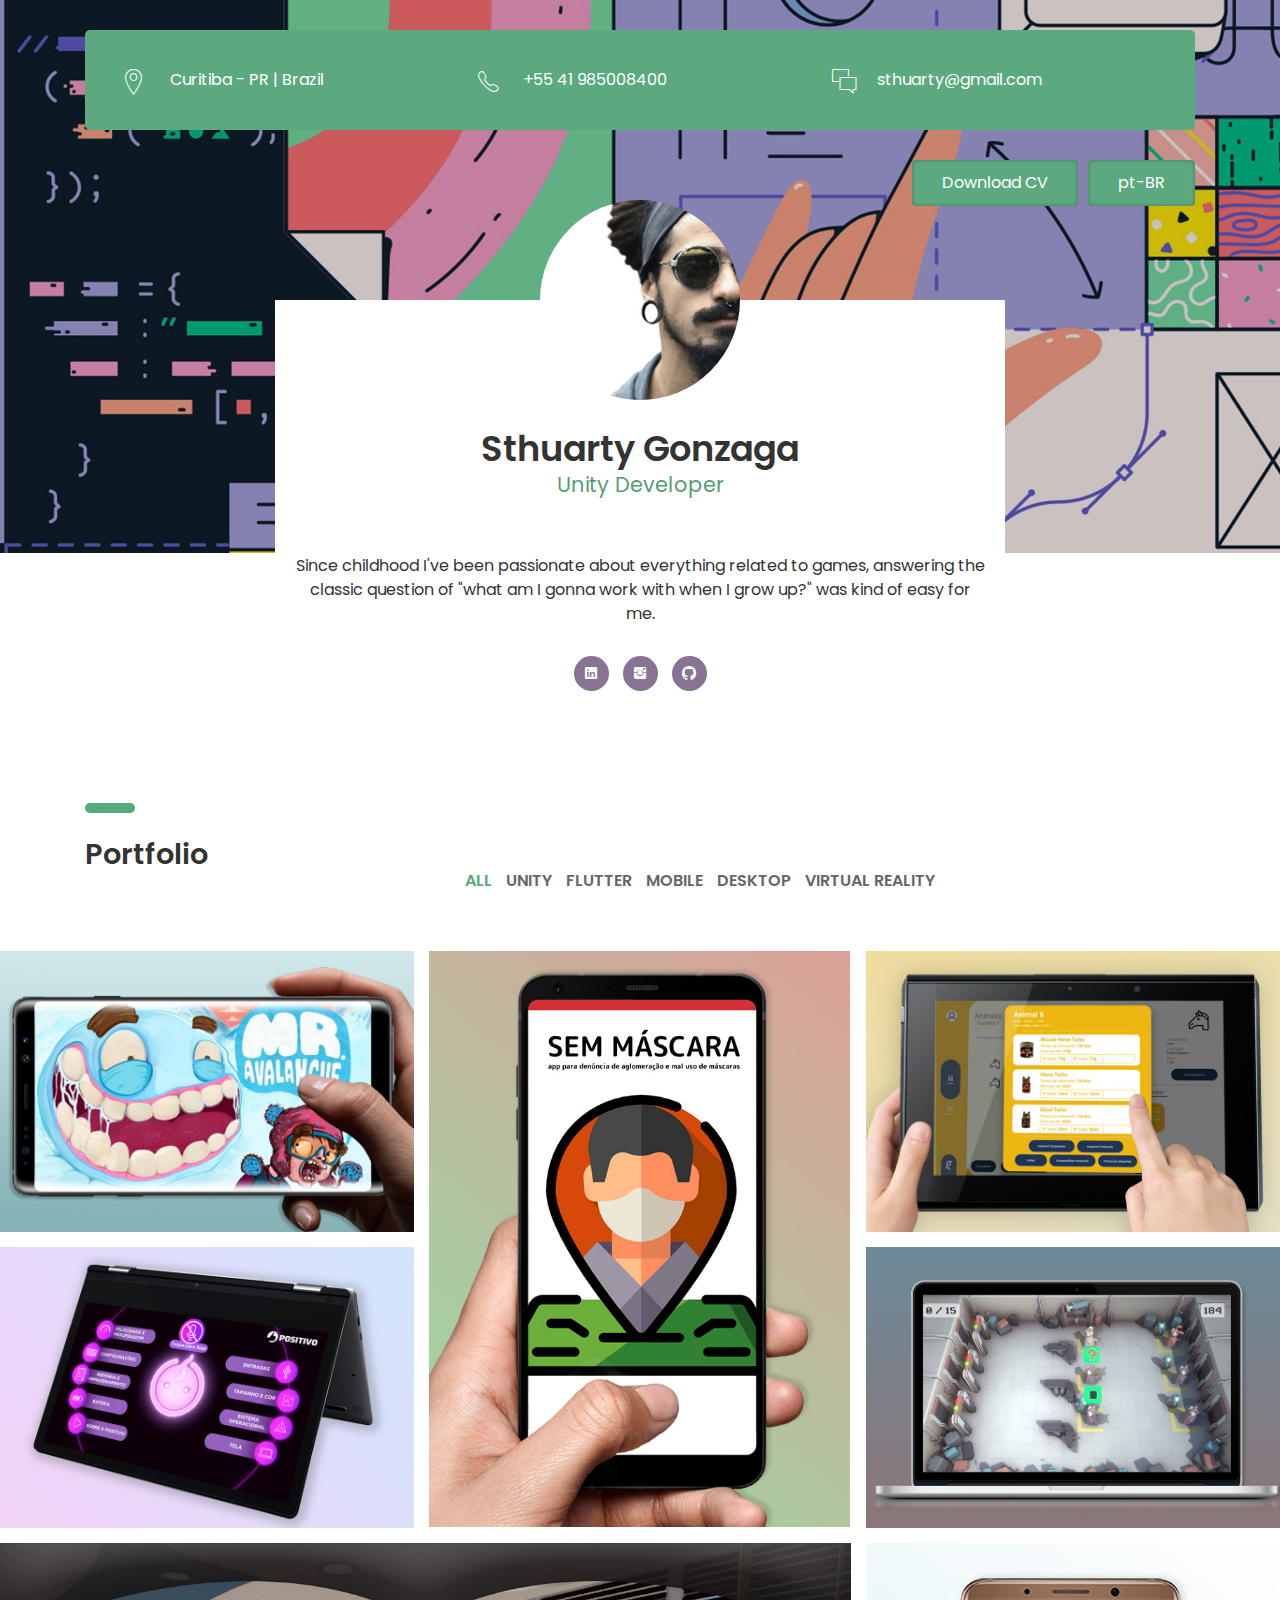
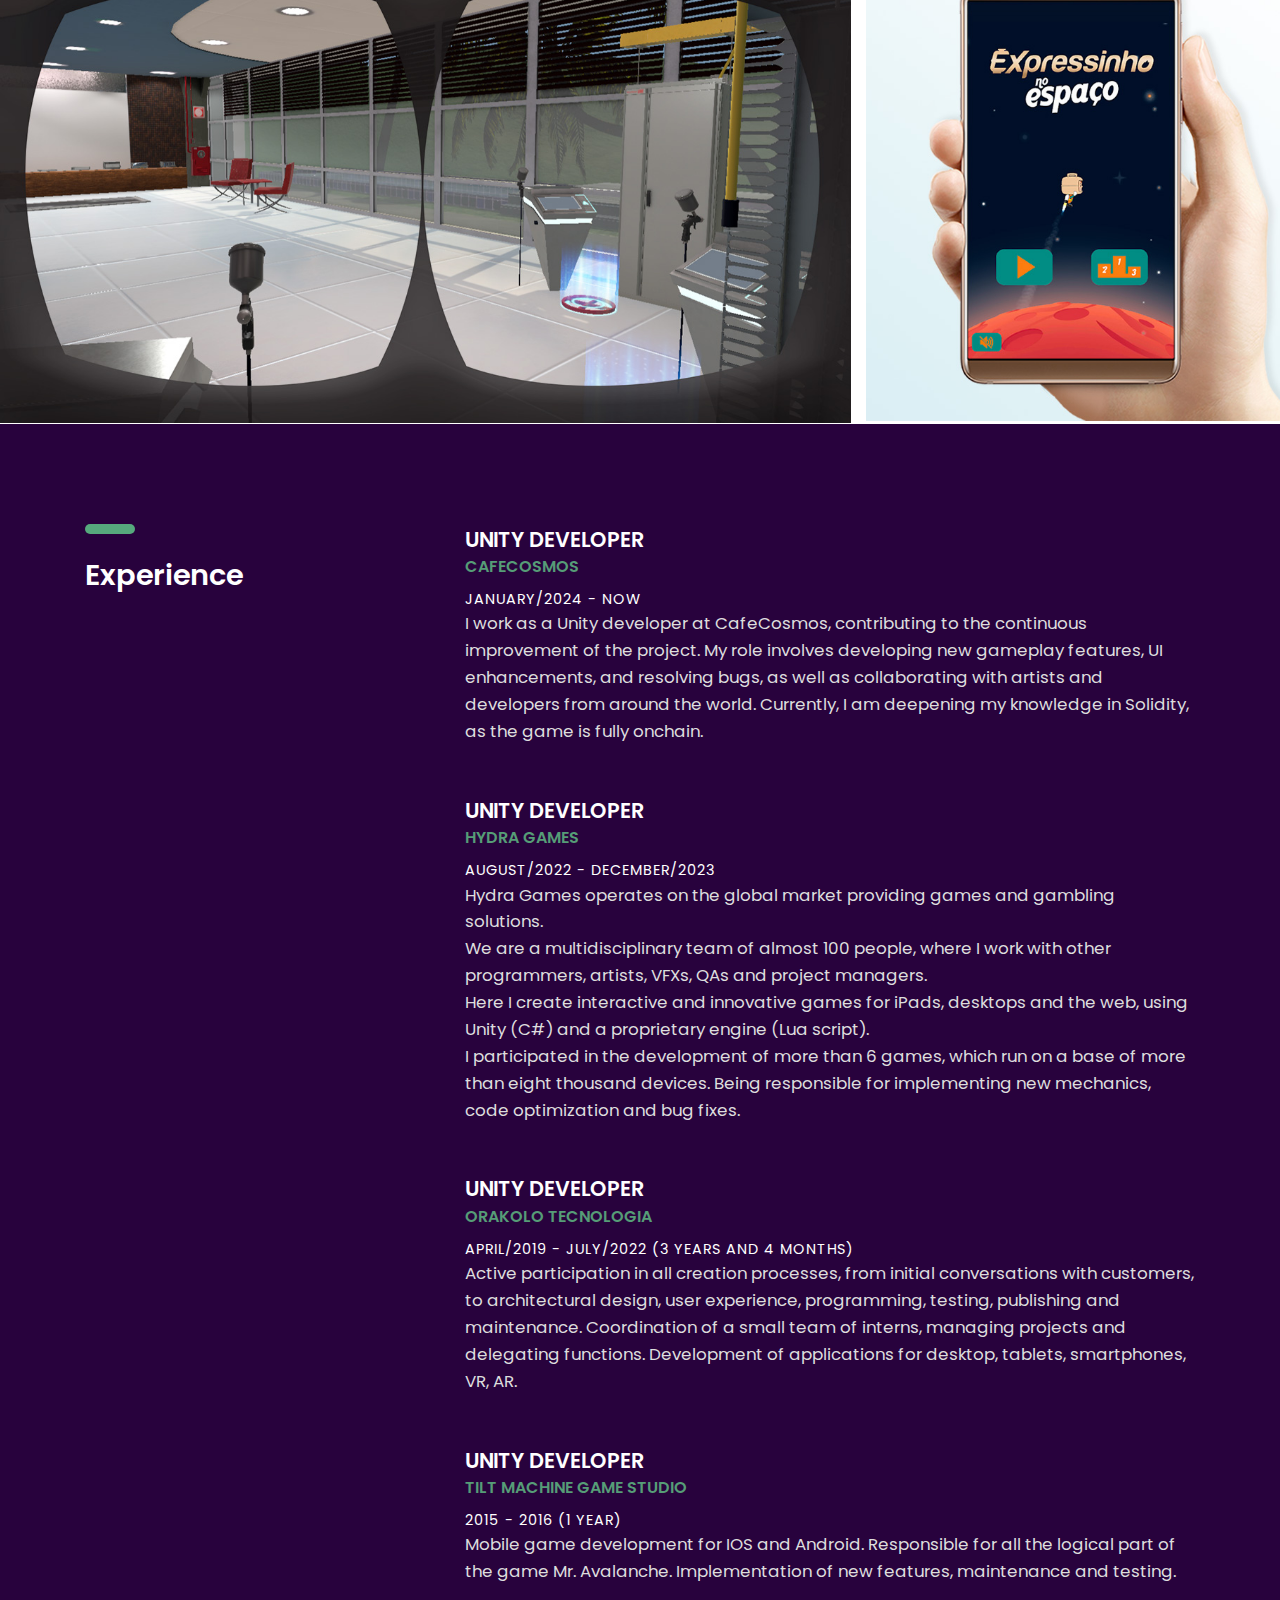
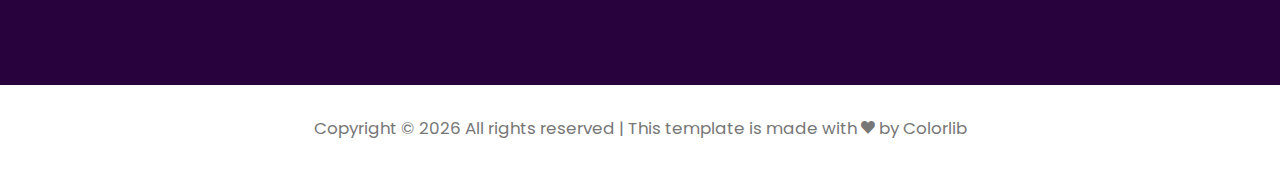
<file: index.html>
<!DOCTYPE HTML>
<html lang="pt-BR">

<head>
    <!-- Global site tag (gtag.js) - Google Analytics -->
    <script async src="https://www.googletagmanager.com/gtag/js?id=UA-58065398-9"></script>
    <script>
        window.dataLayer = window.dataLayer || [];

        function gtag() {
            dataLayer.push(arguments);
        }
        gtag('js', new Date());

        gtag('config', 'UA-58065398-9');
    </script>
    <title>Sthuarty Gonzaga</title>
    <meta http-equiv="X-UA-Compatible" content="IE=edge">
    <meta name="viewport" content="width=device-width, initial-scale=1">
    <meta charset="UTF-8">


    <!-- Font -->

    <link href="https://fonts.googleapis.com/css?family=Poppins:400,500,600,700%7CAllura" rel="stylesheet">

    <!-- Stylesheets -->

    <link href="css/bootstrap.css" rel="stylesheet">

    <link href="css/ionicons.css" rel="stylesheet">

    <link href="css/fluidbox.min.css" rel="stylesheet">

    <link href="css/styles.css" rel="stylesheet">

    <link href="css/responsive.css" rel="stylesheet">

    <link rel="shortcut icon" href="images/favicon.ico" type="image/x-icon">
    <link rel="icon" href="images/favicon.ico" type="image/x-icon">

</head>

<body>

    <header>
        <div class="container">
            <div class="heading-wrapper">
                <div class="row">
                    <div class="col-sm-6 col-md-6 col-lg-4">
                        <div class="info">
                            <i class="icon ion-ios-location-outline"></i>
                            <div class="right-area">
                                <h5>Curitiba - PR | Brazil</h5>
                                <!-- <h5>Brasil</h5> -->
                            </div>
                            <!-- right-area -->
                        </div>
                        <!-- info -->
                    </div>
                    <!-- col-sm-4 -->

                    <div class="col-sm-6 col-md-6 col-lg-4">
                        <div class="info">
                            <i class="icon ion-ios-telephone-outline"></i>
                            <div class="right-area">
                                <h5>+55 41 985008400</h5>
                                <!-- <h6>MIN - FRI,8AM - 7PM</h6> -->
                            </div>
                            <!-- right-area -->
                        </div>
                        <!-- info -->
                    </div>
                    <!-- col-sm-4 -->

                    <div class="col-sm-6 col-md-6 col-lg-4">
                        <div class="info">
                            <i class="icon ion-ios-chatboxes-outline"></i>
                            <div class="right-area">
                                <h5>sthuarty@gmail.com</h5>
                                <!-- <h6>REPLY IN 24 HOURS</h6> -->
                            </div>
                            <!-- right-area -->
                        </div>
                        <!-- info -->
                    </div>
                    <!-- col-sm-4 -->
                </div>
                <!-- row -->
            </div>
            <!-- heading-wrapper -->

            <a class="downlad-btn" href="pt/index.html">pt-BR</a>
            <a class="downlad-btn" target="_blank" href="sthuarty-resume-en.pdf" download>Download CV</a>
        </div>
        <!-- container -->
    </header>

    <section class="intro-section">
        <div class="container">
            <div class="row">
                <div class="col-md-1 col-lg-2"></div>
                <div class="col-md-10 col-lg-8">
                    <div class="intro">
                        <div class="profile-img"><img src="images/profile.jpg" alt=""></div>
                        <h2><b>Sthuarty Gonzaga</b></h2>
                        <h4 class="font-yellow">Unity Developer</h4>
                        </br>
                        <!-- <p>Since childhood I've been passionate about everything related to games, answering the classic question of "what am I gonna work with when I grow up?" was kind of easy for me. Currently I seek to be part of a team surrounded by
                            creative and experienced professionals who will contribute to the improvement of my abilities. A productive environment where I can exchange good ideas and experiences in order to provide good solutions through impactful and
                            relevant projects.</p>
                        </br> -->

                        <ul class="information margin-tb-30">
                            <li>Since childhood I've been passionate about everything related to games, answering the classic question of "what am I gonna work with when I grow up?" was kind of easy for me.</li>
                            <!-- <li>Currently I seek to be part of a team surrounded by creative and experienced professionals who will contribute to the improvement of my abilities. A productive environment where I can exchange good ideas and experiences in
                                order to provide good solutions through impactful and relevant projects.</li> -->
                        </ul>
                        <!-- <ul class="information margin-tb-30">
                            <li>Experiência com jogos e aplicativos em <b>UNITY</b> e <b>FLUTTER</b></li>
                            <li>Graduado em Jogos Digitais</li>
                        </ul> -->
                        <ul class="social-icons">
                            <li><a href="https://www.linkedin.com/in/sthuarty/" target="_blank"><i
                                            class="ion-social-linkedin"></i></a></li>
                            <li><a href="https://www.instagram.com/sthuarty/" target="_blank"><i
                                            class="ion-social-instagram"></i></a></li>
                            <li><a href="https://github.com/Sthuarty" target="_blank"><i
                                            class="ion-social-github"></i></a></li>
                        </ul>
                    </div>
                    <!-- intro -->
                </div>
                <!-- col-sm-8 -->
            </div>
            <!-- row -->
        </div>
        <!-- container -->
    </section>
    <!-- intro-section -->

    <section class="portfolio-section section">
        <div class="container">
            <div class="row">
                <div class="col-sm-4">
                    <div class="heading">
                        <h3><b>Portfolio</b></h3>
                    </div>
                </div>
                <!-- col-sm-4 -->
                <div class="col-sm-8">
                    <div class="portfolioFilter clearfix margin-b-80">
                        <a href="#" data-filter="*" class="current"><b>ALL</b></a>
                        <a href="#" data-filter=".unity"><b>UNITY</b></a>
                        <a href="#" data-filter=".flutter"><b>FLUTTER</b></a>
                        <a href="#" data-filter=".mobile"><b>MOBILE</b></a>
                        <a href="#" data-filter=".desktop"><b>DESKTOP</b></a>
                        <a href="#" data-filter=".vr"><b>VIRTUAL REALITY</b></a>
                    </div>
                    <!-- portfolioFilter -->
                </div>
                <!-- col-sm-8 -->
            </div>
            <!-- row -->
        </div>
        <!-- container -->

        <div class="portfolioContainer">

            <a class="p-item unity mobile" href="projects/mr-avalanche/index.html">
                <div>
                    <img src="images/mr-avalanche.jpg" alt="" data-fluidbox></img>
                </div>
            </a>
            <!-- p-item -->

            <a class="p-item flutter mobile" href="projects/sem-mascara/index.html">
                <div>
                    <img src="images/sem-mascara.jpg" alt="" data-fluidbox></img>
                </div>
            </a>
            <!-- p-item -->

            <a class="p-item flutter mobile" href="projects/personal-horse/index.html">
                <div>
                    <img src="images/personal-horse.jpg" alt="" data-fluidbox> </img>
                </div>
            </a>
            <!-- p-item -->

            <a class="p-item unity desktop" href="projects/pdv-inteligente/index.html">
                <div>
                    <img src="images/pdv-inteligente.jpg" data-fluidbox></img>
                </div>
            </a>
            <!-- p-item -->

            <a class="p-item unity desktop" href="projects/krona/index.html">
                <div>
                    <img src="images/krona.jpg" alt="" data-fluidbox></img>
                </div>
            </a>
            <!-- p-item -->

            <a class="p-item-big unity vr desktop" href="projects/catalogo-vr-rosenberger/index.html">
                <div>
                    <img src="images/rosenberger.jpg" alt="" data-fluidbox></img>
                </div>
            </a>
            <!-- p-item -->

            <a class="p-item unity mobile" href="projects/expressinho-no-espaco/index.html">
                <div>
                    <img src="images/expressinho-no-espaco.jpg" alt="" data-fluidbox></img>
                </div>
            </a>
            <!-- p-item -->

        </div>
        <!-- portfolioContainer -->

    </section>
    <!-- portfolio-section -->


    <!-- <section class="about-section section">
        <div class="container">
            <div class="row">
                <div class="col-sm-4">
                    <div class="heading">
                        <h3><b>Resume</b></h3>
                    </div>
                </div>
                <div class="col-sm-8">
                    <p class="margin-b-50">Currently I seek to be part of a team surrounded by creative and experienced professionals who will contribute to the improvement of my abilities. A productive environment where I can exchange good ideas and experiences in order to
                        provide good solutions through impactful and relevant projects.</p>
                </div>
            </div>
        </div>
    </section> -->
    <!-- about-section -->

    <section class="experience-section section">
        <div class="container">
            <div class="row">
                <div class="col-sm-4">
                    <div class="heading">
                        <h3><b>Experience</b></h3>
                    </div>
                </div>
                <!-- col-sm-4 -->
                <div class="col-sm-8">

                    <div class="experience margin-b-50">
                        <h4><b>UNITY DEVELOPER</b></h4>
                        <h5 class="font-yellow"><b>CAFECOSMOS</b></h5>
                        <h6 class="margin-t-10">JANUARY/2024 - NOW</h6>
                        <p class="font-semi-white margin-b-30">I work as a Unity developer at CafeCosmos, contributing to the continuous improvement of the project. My role involves developing new gameplay features, UI enhancements, and resolving bugs, as well as collaborating with artists and developers from around the world. Currently, I am deepening my knowledge in Solidity, as the game is fully onchain.</p>
                    </div>

                    <div class="experience margin-b-50">
                        <h4><b>UNITY DEVELOPER</b></h4>
                        <h5 class="font-yellow"><b>HYDRA GAMES</b></h5>
                        <h6 class="margin-t-10">AUGUST/2022 - DECEMBER/2023</h6>
                        <p class="font-semi-white margin-b-30">Hydra Games operates on the global market providing games and gambling solutions.<br />
                            We are a multidisciplinary team of almost 100 people, where I work with other programmers, artists, VFXs, QAs and project managers.<br />
                            Here I create interactive and innovative games for iPads, desktops and the web, using Unity (C#) and a proprietary engine (Lua script).<br />
                            I participated in the development of more than 6 games, which run on a base of more than eight thousand devices. Being responsible for implementing new mechanics, code optimization and bug fixes.</p>
                    </div>

                    <div class="experience margin-b-50">
                        <h4><b>UNITY DEVELOPER</b></h4>
                        <h5 class="font-yellow"><b>ORAKOLO TECNOLOGIA</b></h5>
                        <h6 class="margin-t-10">APRIL/2019 - JULY/2022 (3 YEARS AND 4 MONTHS)</h6>
                        <p class="font-semi-white margin-b-30">Active participation in all creation processes, from initial conversations with customers, to architectural design, user experience, programming, testing, publishing and maintenance. Coordination of a small team of interns, managing
                            projects and delegating functions. Development of applications for desktop, tablets, smartphones, VR, AR.</p>
                        <!-- <p>Unity</p>
                        <ul class="list margin-b-30">
                            <li>Simulações VR/AR</li>
                            <li>Aplicações desktop</li>
                            <li>Jogos mobiles</li>
                        </ul>
                        <p>Flutter</p>
                        <ul class="list margin-b-30">
                            <li>Aplicativos mobile</li>
                        </ul> -->
                    </div>

                    <div class="experience margin-b-50">
                        <h4><b>UNITY DEVELOPER</b></h4>
                        <h5 class="font-yellow"><b>TILT MACHINE GAME STUDIO</b></h5>
                        <h6 class="margin-t-10">2015 - 2016 (1 YEAR)</h6>
                        <p class="font-semi-white margin-b-30">Mobile game development for IOS and Android. Responsible for all the logical part of the game Mr. Avalanche. Implementation of new features, maintenance and testing.</p>
                    </div>

                </div>
                <!-- col-sm-8 -->
            </div>
            <!-- row -->
        </div>
        <!-- container -->

    </section>

    <footer>
        <p class="copyright">
            Copyright &copy;
            <script>
                document.write(new Date().getFullYear());
            </script>
            All rights reserved | This template is made with
            <i class="ion-heart" aria-hidden="true"></i> by <a href="https://colorlib.com" target="_blank">Colorlib</a>
        </p>


    </footer>


    <!-- SCIPTS -->

    <script src="js/jquery-3.2.1.min.js"></script>

    <script src="js/tether.min.js"></script>

    <script src="js/bootstrap.js"></script>

    <script src="js/isotope.pkgd.min.js"></script>

    <script src="js/jquery.waypoints.min.js"></script>

    <script src="js/progressbar.min.js"></script>

    <script src="js/jquery.fluidbox.min.js"></script>

    <script src="js/scripts.js"></script>

</body>

</html>
</file>
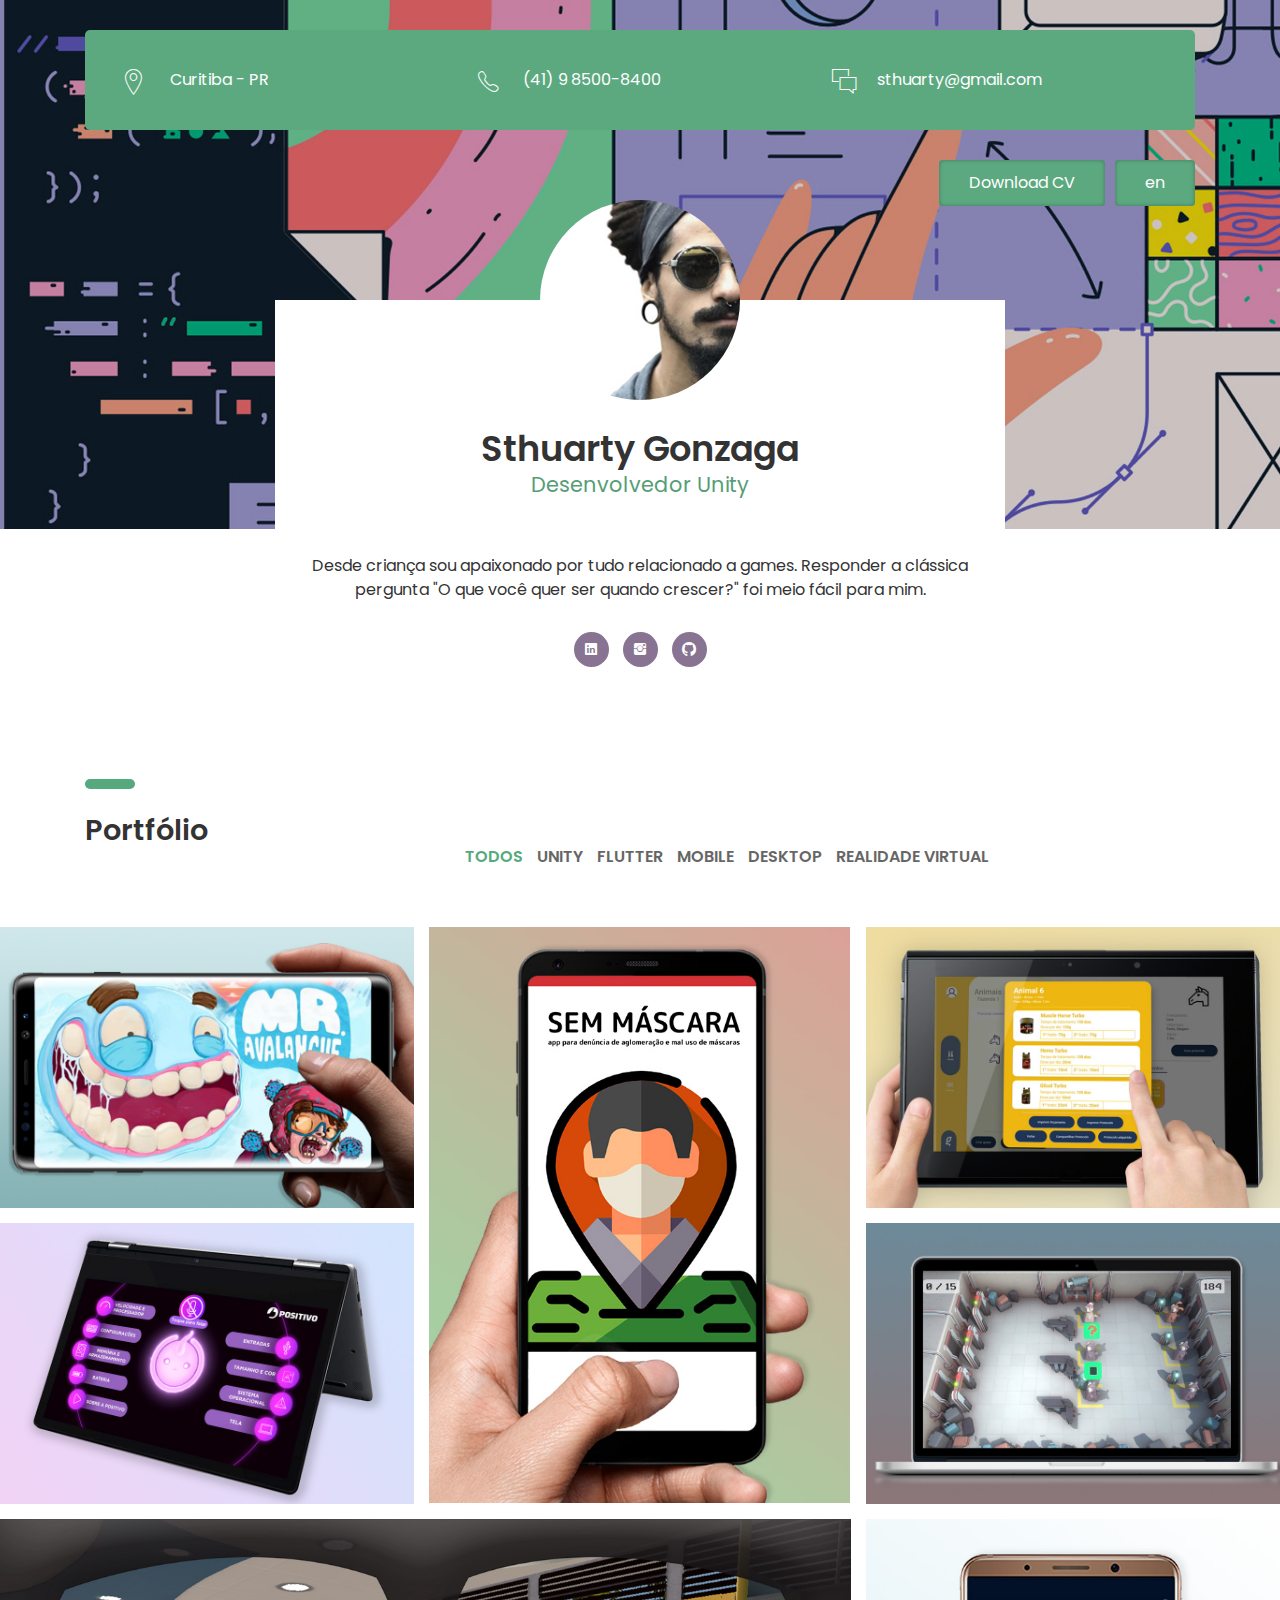
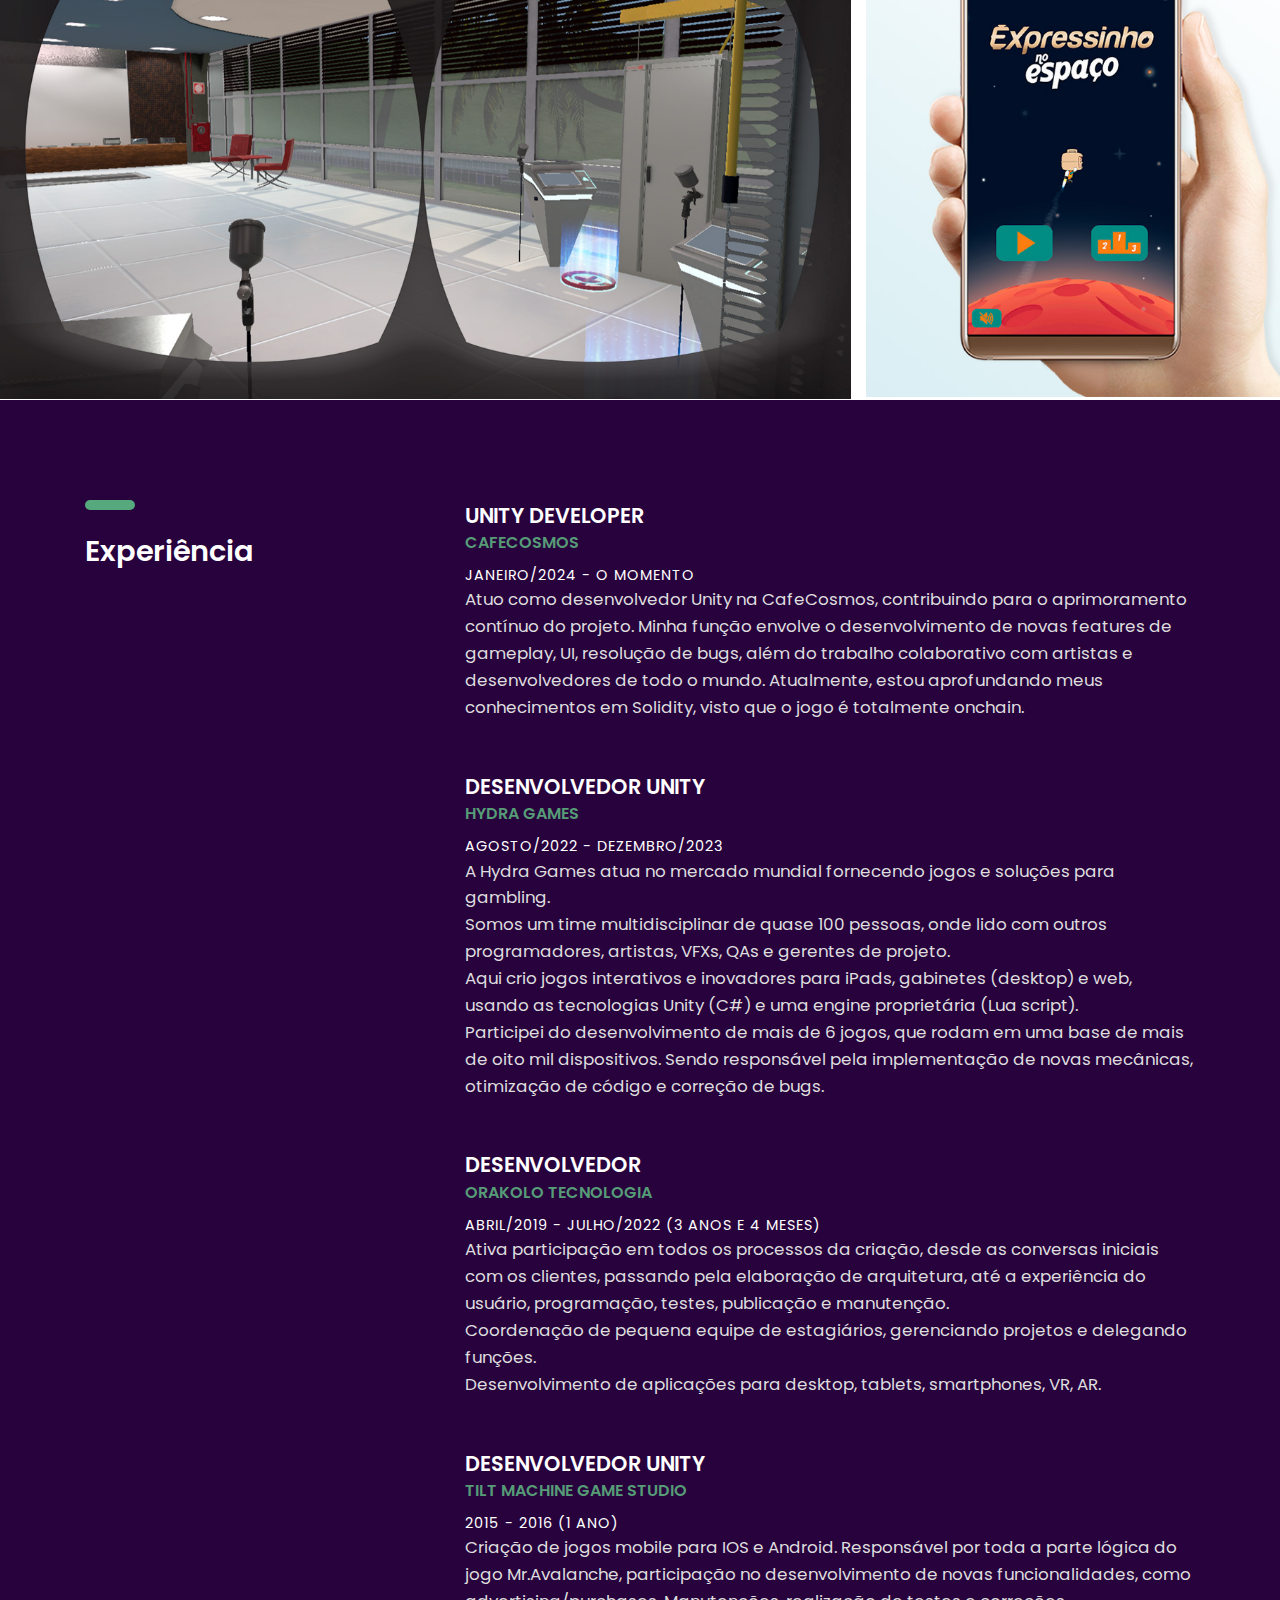
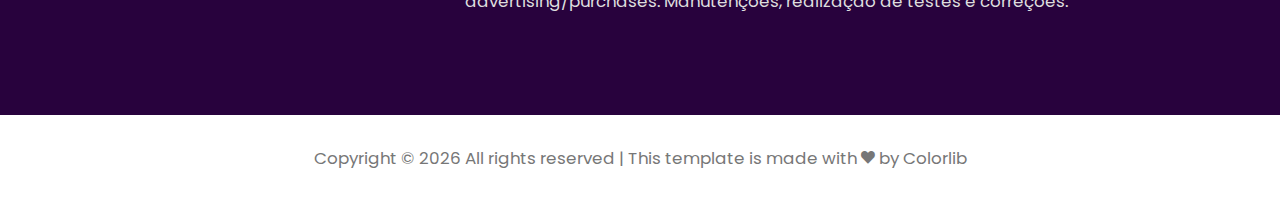
<file: pt/index.html>
<!DOCTYPE HTML>
<html lang="pt-BR">

<head>
    <!-- Global site tag (gtag.js) - Google Analytics -->
    <script async src="https://www.googletagmanager.com/gtag/js?id=UA-58065398-9"></script>
    <script>
        window.dataLayer = window.dataLayer || [];

        function gtag() {
            dataLayer.push(arguments);
        }
        gtag('js', new Date());

        gtag('config', 'UA-58065398-9');
    </script>
    <title>Sthuarty Gonzaga</title>
    <meta http-equiv="X-UA-Compatible" content="IE=edge">
    <meta name="viewport" content="width=device-width, initial-scale=1">
    <meta charset="UTF-8">


    <!-- Font -->

    <link href="https://fonts.googleapis.com/css?family=Poppins:400,500,600,700%7CAllura" rel="stylesheet">

    <!-- Stylesheets -->

    <link href="../css/bootstrap.css" rel="stylesheet">

    <link href="../css/ionicons.css" rel="stylesheet">

    <link href="../css/fluidbox.min.css" rel="stylesheet">

    <link href="../css/styles.css" rel="stylesheet">

    <link href="../css/responsive.css" rel="stylesheet">

    <link rel="shortcut icon" href="../images/favicon.ico" type="image/x-icon">
    <link rel="icon" href="../images/favicon.ico" type="image/x-icon">

</head>

<body>

    <header>
        <div class="container">
            <div class="heading-wrapper">
                <div class="row">
                    <div class="col-sm-6 col-md-6 col-lg-4">
                        <div class="info">
                            <i class="icon ion-ios-location-outline"></i>
                            <div class="right-area">
                                <h5>Curitiba - PR</h5>
                                <!-- <h5>Brasil</h5> -->
                            </div>
                            <!-- right-area -->
                        </div>
                        <!-- info -->
                    </div>
                    <!-- col-sm-4 -->

                    <div class="col-sm-6 col-md-6 col-lg-4">
                        <div class="info">
                            <i class="icon ion-ios-telephone-outline"></i>
                            <div class="right-area">
                                <h5>(41) 9 8500-8400</h5>
                                <!-- <h6>MIN - FRI,8AM - 7PM</h6> -->
                            </div>
                            <!-- right-area -->
                        </div>
                        <!-- info -->
                    </div>
                    <!-- col-sm-4 -->

                    <div class="col-sm-6 col-md-6 col-lg-4">
                        <div class="info">
                            <i class="icon ion-ios-chatboxes-outline"></i>
                            <div class="right-area">
                                <h5>sthuarty@gmail.com</h5>
                                <!-- <h6>REPLY IN 24 HOURS</h6> -->
                            </div>
                            <!-- right-area -->
                        </div>
                        <!-- info -->
                    </div>
                    <!-- col-sm-4 -->
                </div>
                <!-- row -->
            </div>
            <!-- heading-wrapper -->

            <a class="downlad-btn" href="../index.html">en</a>
            <a class="downlad-btn" target="_blank" href="sthuarty-resume-pt.pdf" download>Download CV</a>
        </div>
        <!-- container -->
    </header>

    <section class="intro-section">
        <div class="container">
            <div class="row">
                <div class="col-md-1 col-lg-2"></div>
                <div class="col-md-10 col-lg-8">
                    <div class="intro">
                        <div class="profile-img"><img src="../images/profile.jpg" alt=""></div>
                        <h2><b>Sthuarty Gonzaga</b></h2>
                        <h4 class="font-yellow">Desenvolvedor Unity</h4>
                        </br>
                        <!-- <p>Since childhood I've been passionate about everything related to games, answering the classic question of "what am I gonna work with when I grow up?" was kind of easy for me. Currently I seek to be part of a team surrounded by
                            creative and experienced professionals who will contribute to the improvement of my abilities. A productive environment where I can exchange good ideas and experiences in order to provide good solutions through impactful and
                            relevant projects.</p>
                        </br> -->

                        <ul class="information margin-tb-30">
                            <li>Desde criança sou apaixonado por tudo relacionado a games. Responder a clássica pergunta "O que você quer ser quando crescer?" foi meio fácil para mim.</li>
                            <!-- <li>Currently I seek to be part of a team surrounded by creative and experienced professionals who will contribute to the improvement of my abilities. A productive environment where I can exchange good ideas and experiences in
                                order to provide good solutions through impactful and relevant projects.</li> -->
                        </ul>
                        <!-- <ul class="information margin-tb-30">
                            <li>Experiência com jogos e aplicativos em <b>UNITY</b> e <b>FLUTTER</b></li>
                            <li>Graduado em Jogos Digitais</li>
                        </ul> -->
                        <ul class="social-icons">
                            <li><a href="https://www.linkedin.com/in/sthuarty/" target="_blank"><i
                                            class="ion-social-linkedin"></i></a></li>
                            <li><a href="https://www.instagram.com/sthuarty/" target="_blank"><i
                                            class="ion-social-instagram"></i></a></li>
                            <li><a href="https://github.com/Sthuarty" target="_blank"><i
                                            class="ion-social-github"></i></a></li>
                        </ul>
                    </div>
                    <!-- intro -->
                </div>
                <!-- col-sm-8 -->
            </div>
            <!-- row -->
        </div>
        <!-- container -->
    </section>
    <!-- intro-section -->

    <section class="portfolio-section section">
        <div class="container">
            <div class="row">
                <div class="col-sm-4">
                    <div class="heading">
                        <h3><b>Portfólio</b></h3>
                    </div>
                </div>
                <!-- col-sm-4 -->
                <div class="col-sm-8">
                    <div class="portfolioFilter clearfix margin-b-80">
                        <a href="#" data-filter="*" class="current"><b>TODOS</b></a>
                        <a href="#" data-filter=".unity"><b>UNITY</b></a>
                        <a href="#" data-filter=".flutter"><b>FLUTTER</b></a>
                        <a href="#" data-filter=".mobile"><b>MOBILE</b></a>
                        <a href="#" data-filter=".desktop"><b>DESKTOP</b></a>
                        <a href="#" data-filter=".vr"><b>REALIDADE VIRTUAL</b></a>
                    </div>
                    <!-- portfolioFilter -->
                </div>
                <!-- col-sm-8 -->
            </div>
            <!-- row -->
        </div>
        <!-- container -->

        <div class="portfolioContainer">

            <a class="p-item unity mobile" href="projects/mr-avalanche/index.html">
                <div>
                    <img src="../images/mr-avalanche.jpg" alt="" data-fluidbox></img>
                </div>
            </a>
            <!-- p-item -->

            <a class="p-item flutter mobile" href="projects/sem-mascara/index.html">
                <div>
                    <img src="../images/sem-mascara.jpg" alt="" data-fluidbox></img>
                </div>
            </a>
            <!-- p-item -->

            <a class="p-item flutter mobile" href="projects/personal-horse/index.html">
                <div>
                    <img src="../images/personal-horse.jpg" alt="" data-fluidbox> </img>
                </div>
            </a>
            <!-- p-item -->

            <a class="p-item unity desktop" href="projects/pdv-inteligente/index.html">
                <div>
                    <img src="../images/pdv-inteligente.jpg" data-fluidbox></img>
                </div>
            </a>
            <!-- p-item -->

            <a class="p-item unity desktop" href="projects/krona/index.html">
                <div>
                    <img src="../images/krona.jpg" alt="" data-fluidbox></img>
                </div>
            </a>
            <!-- p-item -->

            <a class="p-item-big unity vr desktop" href="projects/catalogo-vr-rosenberger/index.html">
                <div>
                    <img src="../images/rosenberger.jpg" alt="" data-fluidbox></img>
                </div>
            </a>
            <!-- p-item -->

            <a class="p-item unity mobile" href="projects/expressinho-no-espaco/index.html">
                <div>
                    <img src="../images/expressinho-no-espaco.jpg" alt="" data-fluidbox></img>
                </div>
            </a>
            <!-- p-item -->

        </div>
        <!-- portfolioContainer -->

    </section>
    <!-- portfolio-section -->


    <!-- <section class="about-section section">
        <div class="container">
            <div class="row">
                <div class="col-sm-4">
                    <div class="heading">
                        <h3><b>Sobre</b></h3>
                    </div>
                </div>
                <div class="col-sm-8">
                    <p class="margin-b-50">Apaixonado por jogos desde criança, eu já sabia muito bem a resposta para a clássica dúvida: “o que eu queria ser quando crescer?”.<br />Atualmente busco fazer parte de uma equipe ágil, com ótimas pessoas ao meu redor. Um ambiente
                        produtivo em que eu possa trocar boas ideias e experiências.<br />Trabalhar com projetos impactantes e relevantes provendo boas soluções.</p>
                </div>
            </div>
        </div>
    </section> -->
    <!-- about-section -->

    <section class="experience-section section">
        <div class="container">
            <div class="row">
                <div class="col-sm-4">
                    <div class="heading">
                        <h3><b>Experiência</b></h3>
                    </div>
                </div>
                <!-- col-sm-4 -->
                <div class="col-sm-8">

                    <div class="experience margin-b-50">
                        <h4><b>UNITY DEVELOPER</b></h4>
                        <h5 class="font-yellow"><b>CAFECOSMOS</b></h5>
                        <h6 class="margin-t-10">JANEIRO/2024 - O MOMENTO</h6>
                        <p class="font-semi-white margin-b-30">Atuo como desenvolvedor Unity na CafeCosmos, contribuindo para o aprimoramento contínuo do projeto. Minha função envolve o desenvolvimento de novas features de gameplay, UI, resolução de bugs, além do trabalho colaborativo com artistas e desenvolvedores de todo o mundo. Atualmente, estou aprofundando meus conhecimentos em Solidity, visto que o jogo é totalmente onchain.</p>
                    </div>

                    <div class="experience margin-b-50">
                        <h4><b>DESENVOLVEDOR UNITY</b></h4>
                        <h5 class="font-yellow"><b>HYDRA GAMES</b></h5>
                        <h6 class="margin-t-10">AGOSTO/2022 - DEZEMBRO/2023</h6>
                        <p class="font-semi-white margin-b-30">A Hydra Games atua no mercado mundial fornecendo jogos e soluções para gambling.<br />
                            Somos um time multidisciplinar de quase 100 pessoas, onde lido com outros programadores, artistas, VFXs, QAs e gerentes de projeto.<br />
                            Aqui crio jogos interativos e inovadores para iPads, gabinetes (desktop) e web, usando as tecnologias Unity (C#) e uma engine proprietária (Lua script).<br />
                            Participei do desenvolvimento de mais de 6 jogos, que rodam em uma base de mais de oito mil dispositivos. Sendo responsável pela implementação de novas mecânicas, otimização de código e correção de bugs.</p>
                    </div>

                    <div class="experience margin-b-50">
                        <h4><b>DESENVOLVEDOR</b></h4>
                        <h5 class="font-yellow"><b>ORAKOLO TECNOLOGIA</b></h5>
                        <h6 class="margin-t-10">ABRIL/2019 - JULHO/2022 (3 ANOS E 4 MESES)</h6>
                        <p class="font-semi-white margin-b-30">Ativa participação em todos os processos da criação, desde as conversas iniciais com os clientes, passando pela elaboração de arquitetura, até a experiência do usuário, programação, testes, publicação e manutenção.<br />Coordenação
                            de pequena equipe de estagiários, gerenciando projetos e delegando funções.<br />Desenvolvimento de aplicações para desktop, tablets, smartphones, VR, AR.</p>
                        <!-- <p>Unity</p>
                        <ul class="list margin-b-30">
                            <li>Simulações VR/AR</li>
                            <li>Aplicações desktop</li>
                            <li>Jogos mobiles</li>
                        </ul>
                        <p>Flutter</p>
                        <ul class="list margin-b-30">
                            <li>Aplicativos mobile</li>
                        </ul> -->
                    </div>

                    <div class="experience margin-b-50">
                        <h4><b>DESENVOLVEDOR UNITY</b></h4>
                        <h5 class="font-yellow"><b>TILT MACHINE GAME STUDIO</b></h5>
                        <h6 class="margin-t-10">2015 - 2016 (1 ANO)</h6>
                        <p class="font-semi-white margin-b-30">Criação de jogos mobile para IOS e Android. Responsável por toda a parte lógica do jogo Mr.Avalanche, participação no desenvolvimento de novas funcionalidades, como advertising/purchases. Manutenções, realização de testes e correções.</p>
                    </div>

                </div>
                <!-- col-sm-8 -->
            </div>
            <!-- row -->
        </div>
        <!-- container -->

    </section>

    <footer>
        <p class="copyright">
            Copyright &copy;
            <script>
                document.write(new Date().getFullYear());
            </script>
            All rights reserved | This template is made with
            <i class="ion-heart" aria-hidden="true"></i> by <a href="https://colorlib.com" target="_blank">Colorlib</a>
        </p>


    </footer>


    <!-- SCIPTS -->

    <script src="../js/jquery-3.2.1.min.js"></script>

    <script src="../js/tether.min.js"></script>

    <script src="../js/bootstrap.js"></script>

    <script src="../js/isotope.pkgd.min.js"></script>

    <script src="../js/jquery.waypoints.min.js"></script>

    <script src="../js/progressbar.min.js"></script>

    <script src="../js/jquery.fluidbox.min.js"></script>

    <script src="../js/scripts.js"></script>

</body>

</html>
</file>
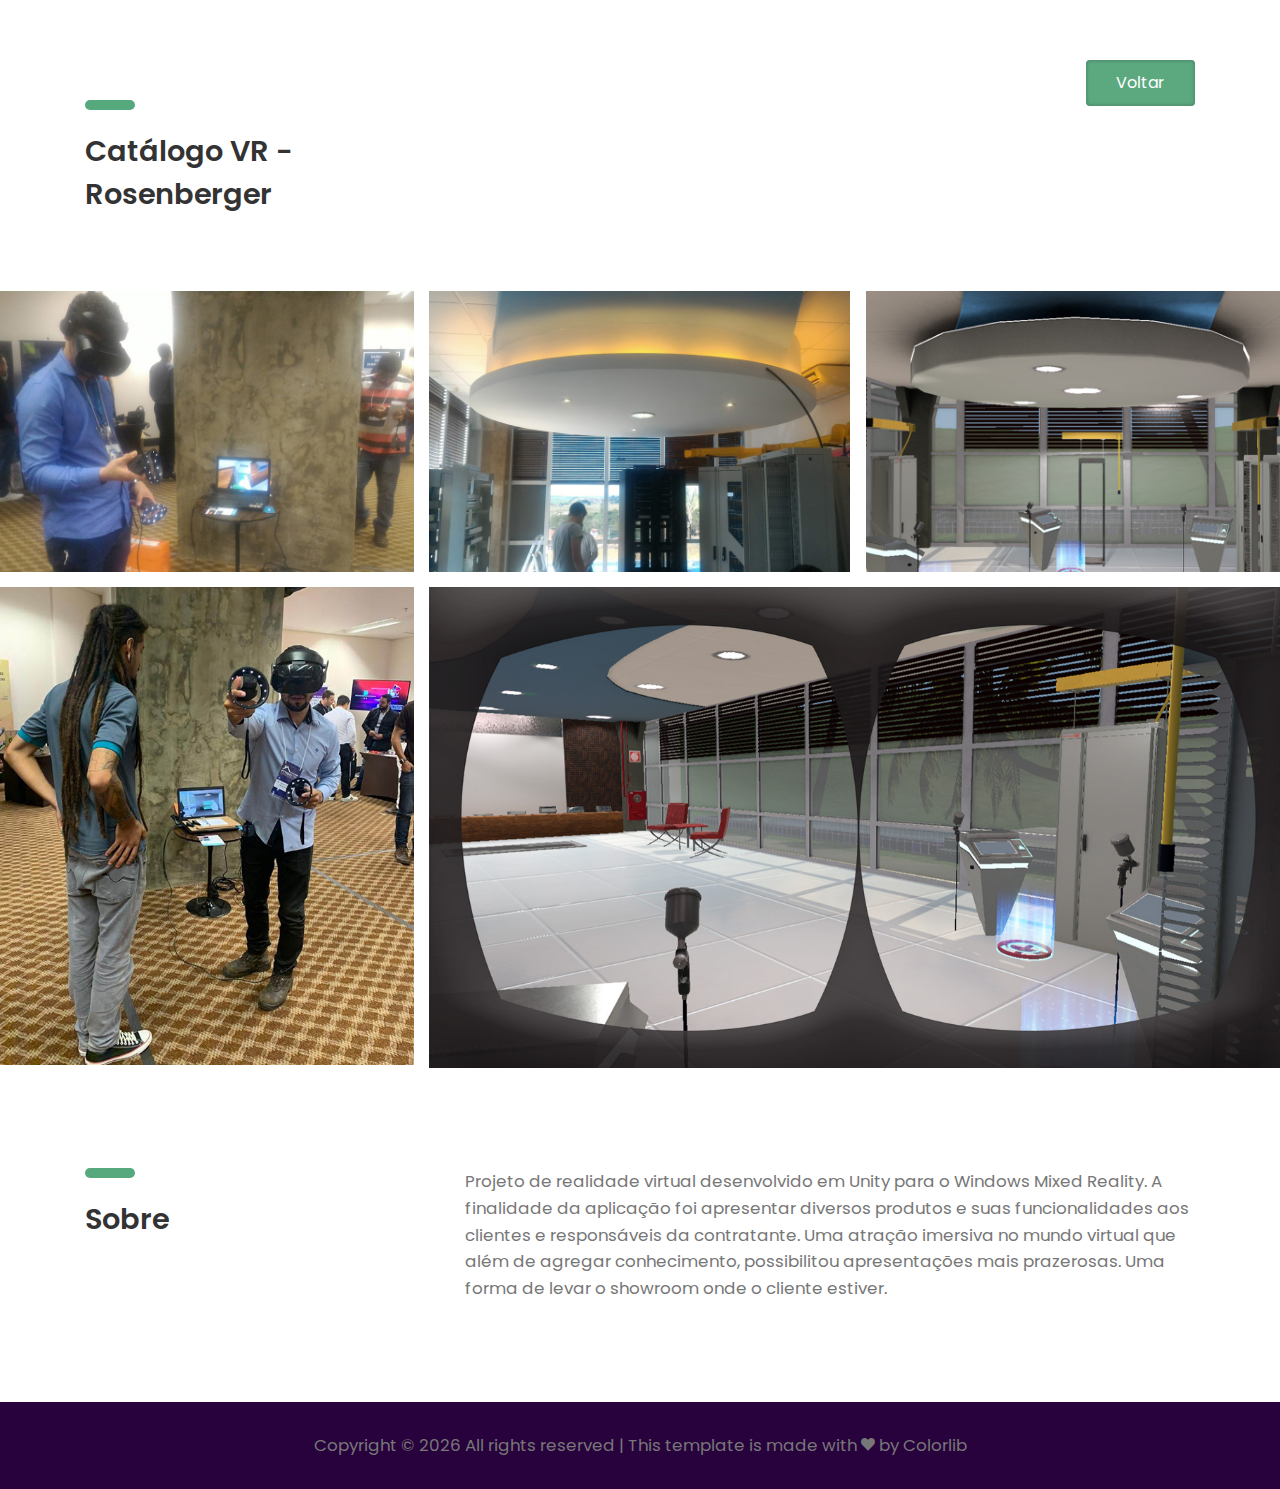
<file: projects/catalogo-vr-rosenberger/index.html>
<!DOCTYPE HTML>
<html lang="pt-BR">

<head>
    <!-- Global site tag (gtag.js) - Google Analytics -->
    <script async src="https://www.googletagmanager.com/gtag/js?id=UA-58065398-9"></script>
    <script>
        window.dataLayer = window.dataLayer || [];

        function gtag() {
            dataLayer.push(arguments);
        }
        gtag('js', new Date());

        gtag('config', 'UA-58065398-9');
    </script>
    <title>Catálogo VR - Rosenberger - Sthuarty Gonzaga</title>
    <meta http-equiv="X-UA-Compatible" content="IE=edge">
    <meta name="viewport" content="width=device-width, initial-scale=1">
    <meta charset="UTF-8">


    <!-- Font -->

    <link href="https://fonts.googleapis.com/css?family=Poppins:400,500,600,700%7CAllura" rel="stylesheet">

    <!-- Stylesheets -->

    <link href="../../css/bootstrap.css" rel="stylesheet">

    <link href="../../css/ionicons.css" rel="stylesheet">

    <link href="../../css/fluidbox.min.css" rel="stylesheet">

    <link href="../../css/styles.css" rel="stylesheet">

    <link href="../../css/responsive.css" rel="stylesheet">

    <link rel="shortcut icon" href="../../images/favicon.ico" type="image/x-icon">
    <link rel="icon" href="../../images/favicon.ico" type="image/x-icon">
</head>

<body>

    <header>
        <div class="container">
            <a class="downlad-btn" href="../../index.html">Voltar</a>
        </div>
    </header>

    <section class="portfolio-section section">
        <div class="container">
            <div class="row">
                <div class="col-sm-4">
                    <div class="heading">
                        <h3><b>Catálogo VR - Rosenberger</b></h3>
                    </div>
                </div>
            </div>
            <!-- row -->
        </div>
        <!-- container -->

        <div class="portfolioContainer">

            <div class="p-item">
                <a href="images/image-3.jpg" data-fluidbox>
                    <img src="images/image-3.jpg" alt=""></a>
            </div>
            <!-- p-item -->

            <div class="p-item">
                <a href="images/image-4.jpg" data-fluidbox>
                    <img src="images/image-4.jpg" alt=""></a>
            </div>
            <!-- p-item -->

            <div class="p-item">
                <a href="images/image-5.jpg" data-fluidbox>
                    <img src="images/image-5.jpg" alt=""></a>
            </div>
            <!-- p-item -->

            <div class="p-item">
                <a href="images/image-2.jpg" data-fluidbox>
                    <img src="images/image-2.jpg" alt=""></a>
            </div>
            <!-- p-item -->

            <div class="p-item-big">
                <a href="images/image-1.jpg" data-fluidbox>
                    <img src="images/image-1.jpg" alt=""></a>
            </div>
            <!-- p-item -->

        </div>
        <!-- portfolioContainer -->

    </section>
    <!-- portfolio-section -->


    <section class="about-section section">
        <div class="container">
            <div class="row">
                <div class="col-sm-4">
                    <div class="heading">
                        <h3><b>Sobre</b></h3>
                    </div>
                </div>
                <!-- col-sm-4 -->
                <div class="col-sm-8">
                    <p class="margin-b-50">Projeto de realidade virtual desenvolvido em Unity para o Windows Mixed Reality. A finalidade da aplicação foi apresentar diversos produtos e suas funcionalidades aos clientes e responsáveis da contratante. Uma atração imersiva no
                        mundo virtual que além de agregar conhecimento, possibilitou apresentações mais prazerosas. Uma forma de levar o showroom onde o cliente estiver.</p>
                </div>
                <!-- col-sm-8 -->
            </div>
            <!-- row -->
        </div>
        <!-- container -->
    </section>



    </section>

    <footer>
        <p class="copyright purple-footer">
            Copyright &copy;
            <script>
                document.write(new Date().getFullYear());
            </script>
            All rights reserved | This template is made with
            <i class="ion-heart" aria-hidden="true"></i> by <a href="https://colorlib.com" target="_blank">Colorlib</a>
        </p>


    </footer>


    <!-- SCIPTS -->

    <script src="../../js/jquery-3.2.1.min.js"></script>

    <script src="../../js/tether.min.js"></script>

    <script src="../../js/bootstrap.js"></script>

    <script src="../../js/isotope.pkgd.min.js"></script>

    <script src="../../js/jquery.waypoints.min.js"></script>

    <script src="../../js/progressbar.min.js"></script>

    <script src="../../js/jquery.fluidbox.min.js"></script>

    <script src="../../js/scripts.js"></script>

</body>

</html>
</file>
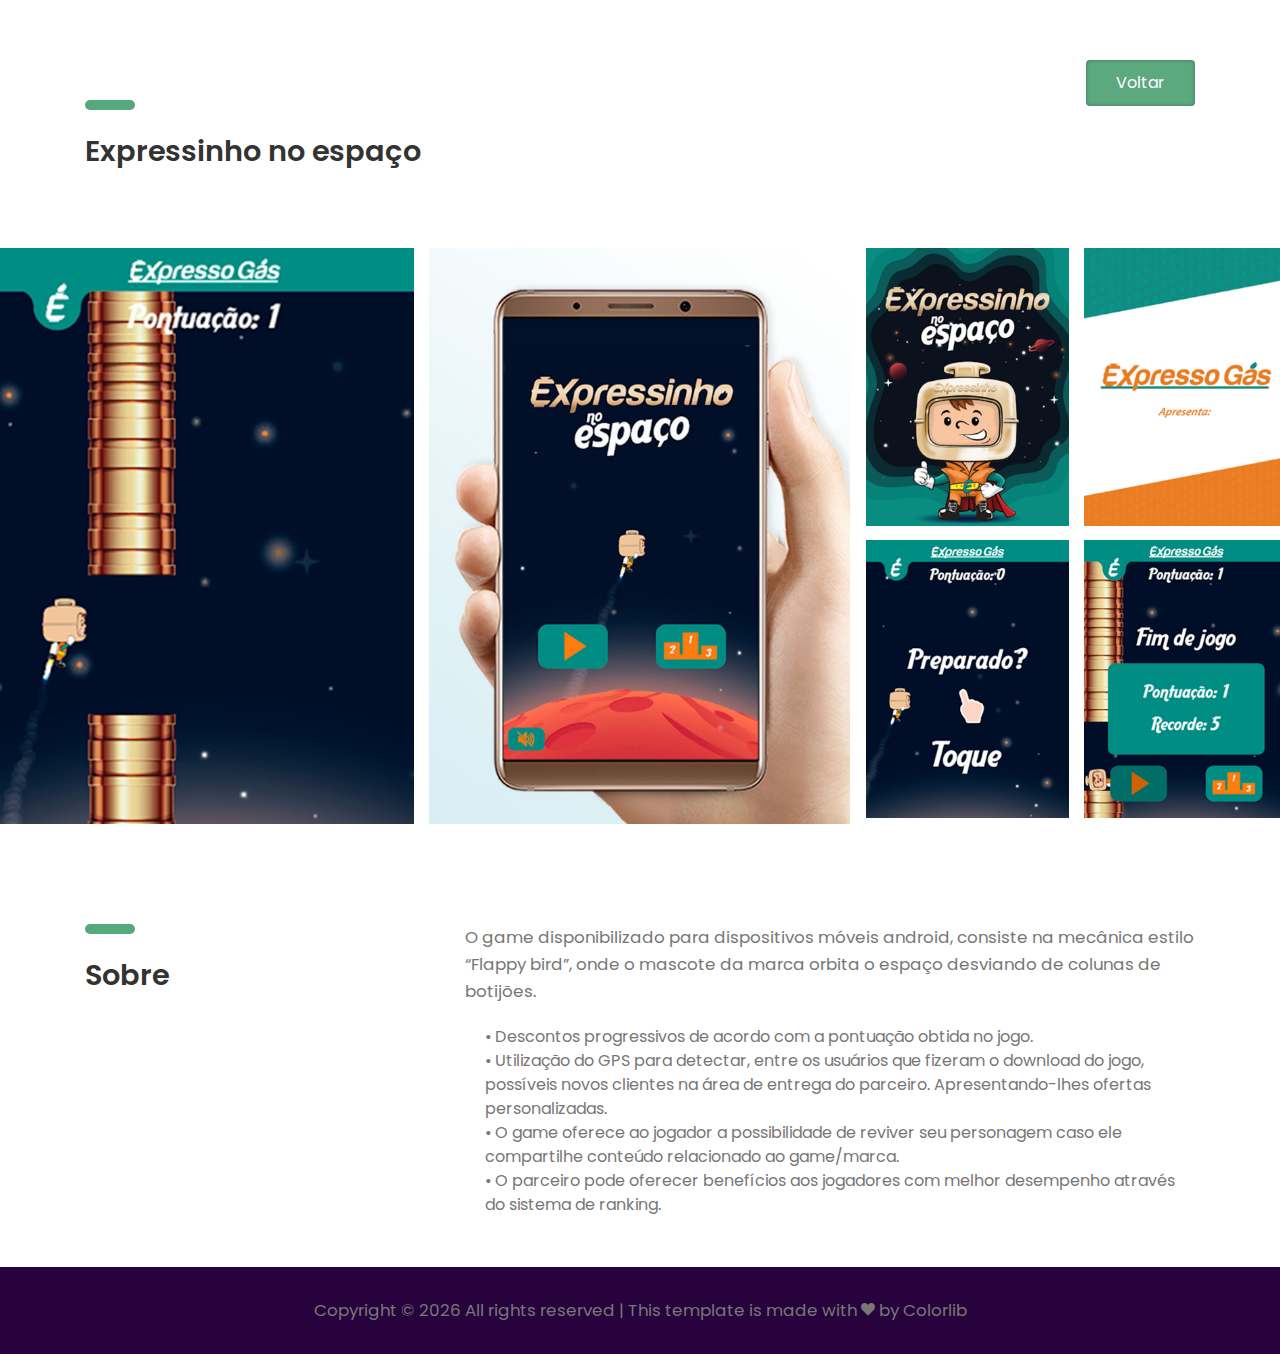
<file: projects/expressinho-no-espaco/index.html>
<!DOCTYPE HTML>
<html lang="pt-BR">

<head>
    <!-- Global site tag (gtag.js) - Google Analytics -->
    <script async src="https://www.googletagmanager.com/gtag/js?id=UA-58065398-9"></script>
    <script>
        window.dataLayer = window.dataLayer || [];

        function gtag() {
            dataLayer.push(arguments);
        }
        gtag('js', new Date());

        gtag('config', 'UA-58065398-9');
    </script>
    <title>Expressinho no espaço - Sthuarty Gonzaga</title>
    <meta http-equiv="X-UA-Compatible" content="IE=edge">
    <meta name="viewport" content="width=device-width, initial-scale=1">
    <meta charset="UTF-8">


    <!-- Font -->

    <link href="https://fonts.googleapis.com/css?family=Poppins:400,500,600,700%7CAllura" rel="stylesheet">

    <!-- Stylesheets -->

    <link href="../../css/bootstrap.css" rel="stylesheet">

    <link href="../../css/ionicons.css" rel="stylesheet">

    <link href="../../css/fluidbox.min.css" rel="stylesheet">

    <link href="../../css/styles.css" rel="stylesheet">

    <link href="../../css/responsive.css" rel="stylesheet">

    <link rel="shortcut icon" href="../../images/favicon.ico" type="image/x-icon">
    <link rel="icon" href="../../images/favicon.ico" type="image/x-icon">
</head>

<body>

    <header>
        <div class="container">
            <a class="downlad-btn" href="../../index.html">Voltar</a>
        </div>
    </header>

    <section class="portfolio-section section">
        <div class="container">
            <div class="row">
                <div class="col-sm-4">
                    <div class="heading">
                        <h3><b>Expressinho no espaço</b></h3>
                    </div>
                </div>
            </div>
            <!-- row -->
        </div>
        <!-- container -->

        <div class="portfolioContainer">

            <div class="p-item">
                <a href="images/image-2.jpg" data-fluidbox>
                    <img src="images/image-2.jpg" alt=""></a>
            </div>
            <!-- p-item -->

            <div class="p-item">
                <a href="images/image-1.jpg" data-fluidbox>
                    <img src="images/image-1.jpg" alt=""></a>
            </div>
            <!-- p-item -->

            <div class="p-item p-item-2 graphic-design">
                <a class="img" href="images/image-3.jpg" data-fluidbox>
                    <img src="images/image-3.jpg" alt=""></a>
                <a class="img" href="images/image-4.jpg" data-fluidbox>
                    <img src="images/image-4.jpg" alt=""></a>
            </div>
            <!-- p-item -->

            <div class="p-item p-item-2 graphic-design">
                <a class="img" href="images/image-5.jpg" data-fluidbox>
                    <img src="images/image-5.jpg" alt=""></a>
                <a class="img" href="images/image-6.jpg" data-fluidbox>
                    <img src="images/image-6.jpg" alt=""></a>
            </div>
            <!-- p-item -->

        </div>
        <!-- portfolioContainer -->

    </section>
    <!-- portfolio-section -->


    <section class="about-section section">
        <div class="container">
            <div class="row">
                <div class="col-sm-4">
                    <div class="heading">
                        <h3><b>Sobre</b></h3>
                    </div>
                </div>
                <!-- col-sm-4 -->
                <div class="col-sm-8">
                    <p class="margin-b-50" style="margin-bottom: 20px;">O game disponibilizado para dispositivos móveis android, consiste na mecânica estilo “Flappy bird”, onde o mascote da marca orbita o espaço desviando de colunas de botijões.
                    </p>
                    <ul style="color: #777; padding-left: 20px;">
                        <li>• Descontos progressivos de acordo com a pontuação obtida no jogo.</li>
                        </br>
                        <li>• Utilização do GPS para detectar, entre os usuários que fizeram o download do jogo, possíveis novos clientes na área de entrega do parceiro. Apresentando-lhes ofertas personalizadas.</li>
                        </br>
                        <li>• O game oferece ao jogador a possibilidade de reviver seu personagem caso ele compartilhe conteúdo relacionado ao game/marca.</li>
                        </br>
                        <li>• O parceiro pode oferecer benefícios aos jogadores com melhor desempenho através do sistema de ranking.</li>
                        </br>
                    </ul>
                </div>
                <!-- col-sm-8 -->
            </div>
            <!-- row -->
        </div>
        <!-- container -->
    </section>



    </section>

    <footer>
        <p class="copyright purple-footer">
            Copyright &copy;
            <script>
                document.write(new Date().getFullYear());
            </script>
            All rights reserved | This template is made with
            <i class="ion-heart" aria-hidden="true"></i> by <a href="https://colorlib.com" target="_blank">Colorlib</a>
        </p>


    </footer>


    <!-- SCIPTS -->

    <script src="../../js/jquery-3.2.1.min.js"></script>

    <script src="../../js/tether.min.js"></script>

    <script src="../../js/bootstrap.js"></script>

    <script src="../../js/isotope.pkgd.min.js"></script>

    <script src="../../js/jquery.waypoints.min.js"></script>

    <script src="../../js/progressbar.min.js"></script>

    <script src="../../js/jquery.fluidbox.min.js"></script>

    <script src="../../js/scripts.js"></script>

</body>

</html>
</file>
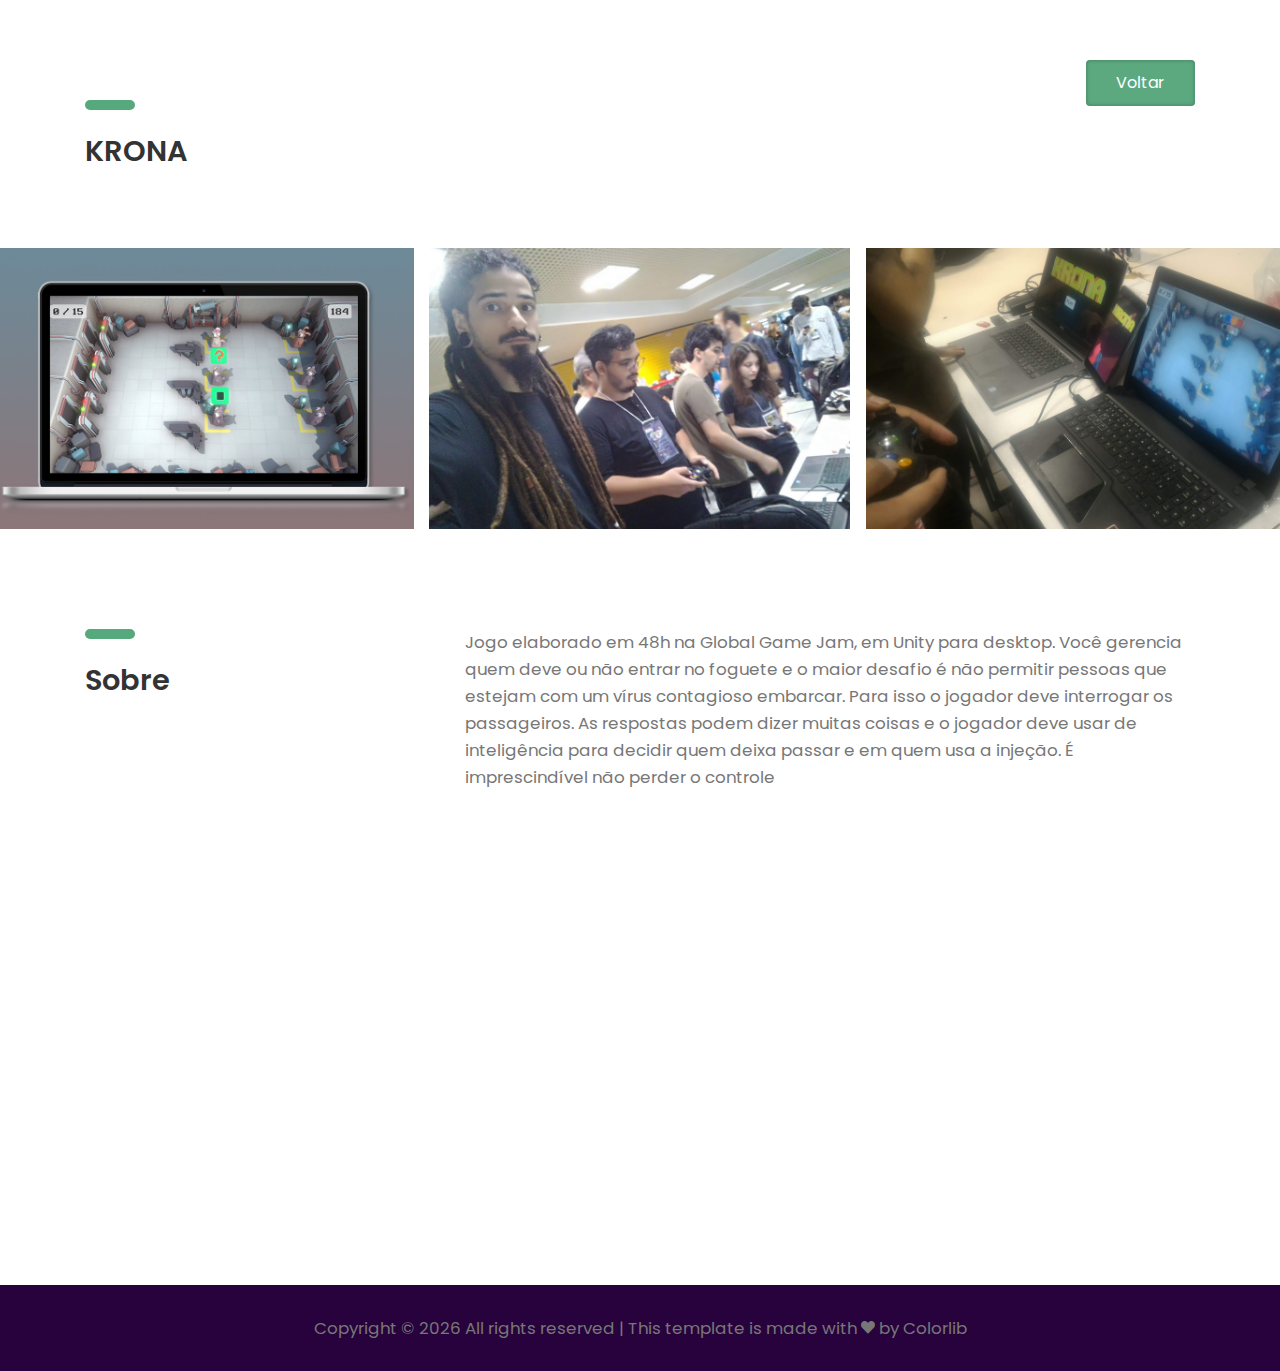
<file: projects/krona/index.html>
<!DOCTYPE HTML>
<html lang="pt-BR">

<head>
    <!-- Global site tag (gtag.js) - Google Analytics -->
    <script async src="https://www.googletagmanager.com/gtag/js?id=UA-58065398-9"></script>
    <script>
        window.dataLayer = window.dataLayer || [];

        function gtag() {
            dataLayer.push(arguments);
        }
        gtag('js', new Date());

        gtag('config', 'UA-58065398-9');
    </script>
    <title>KRONA - Sthuarty Gonzaga</title>
    <meta http-equiv="X-UA-Compatible" content="IE=edge">
    <meta name="viewport" content="width=device-width, initial-scale=1">
    <meta charset="UTF-8">


    <!-- Font -->

    <link href="https://fonts.googleapis.com/css?family=Poppins:400,500,600,700%7CAllura" rel="stylesheet">

    <!-- Stylesheets -->

    <link href="../../css/bootstrap.css" rel="stylesheet">

    <link href="../../css/ionicons.css" rel="stylesheet">

    <link href="../../css/fluidbox.min.css" rel="stylesheet">

    <link href="../../css/styles.css" rel="stylesheet">

    <link href="../../css/responsive.css" rel="stylesheet">

    <link rel="shortcut icon" href="../../images/favicon.ico" type="image/x-icon">
    <link rel="icon" href="../../images/favicon.ico" type="image/x-icon">
</head>

<body>

    <header>
        <div class="container">
            <a class="downlad-btn" href="../../index.html">Voltar</a>
        </div>
    </header>

    <section class="portfolio-section section">
        <div class="container">
            <div class="row">
                <div class="col-sm-4">
                    <div class="heading">
                        <h3><b>KRONA</b></h3>
                    </div>
                </div>
            </div>
            <!-- row -->
        </div>
        <!-- container -->

        <div class="portfolioContainer">

            <div class="p-item">
                <a href="images/image-1.jpg" data-fluidbox>
                    <img src="images/image-1.jpg" alt=""></a>
            </div>
            <!-- p-item -->

            <div class="p-item">
                <a href="images/image-2.jpg" data-fluidbox>
                    <img src="images/image-2.jpg" alt=""></a>
            </div>
            <!-- p-item -->

            <div class="p-item">
                <a href="images/image-3.jpg" data-fluidbox>
                    <img src="images/image-3.jpg" alt=""></a>
            </div>
            <!-- p-item -->

        </div>
        <!-- portfolioContainer -->

    </section>
    <!-- portfolio-section -->


    <section class="about-section section">
        <div class="container">
            <div class="row">
                <div class="col-sm-4">
                    <div class="heading">
                        <h3><b>Sobre</b></h3>
                    </div>
                </div>
                <!-- col-sm-4 -->
                <div class="col-sm-8">
                    <p class="margin-b-50">Jogo elaborado em 48h na Global Game Jam, em Unity para desktop. Você gerencia quem deve ou não entrar no foguete e o maior desafio é não permitir pessoas que estejam com um vírus contagioso embarcar. Para isso o jogador deve interrogar
                        os passageiros. As respostas podem dizer muitas coisas e o jogador deve usar de inteligência para decidir quem deixa passar e em quem usa a injeção. É imprescindível não perder o controle</p>
                </div>
                <!-- col-sm-8 -->
            </div>
            <!-- row -->
            <div class="row">
                <div class="col-sm-12">
                    <iframe src="https://www.youtube.com/embed/kJN8SR5Rtwc" frameborder="0" allow="accelerometer; autoplay; encrypted-media; gyroscope; picture-in-picture" allowfullscreen class="video-class"></iframe>
                </div>
            </div>
        </div>
        <!-- container -->
    </section>



    </section>

    <footer>
        <p class="copyright purple-footer">
            Copyright &copy;
            <script>
                document.write(new Date().getFullYear());
            </script>
            All rights reserved | This template is made with
            <i class="ion-heart" aria-hidden="true"></i> by <a href="https://colorlib.com" target="_blank">Colorlib</a>
        </p>


    </footer>


    <!-- SCIPTS -->

    <script src="../../js/jquery-3.2.1.min.js"></script>

    <script src="../../js/tether.min.js"></script>

    <script src="../../js/bootstrap.js"></script>

    <script src="../../js/isotope.pkgd.min.js"></script>

    <script src="../../js/jquery.waypoints.min.js"></script>

    <script src="../../js/progressbar.min.js"></script>

    <script src="../../js/jquery.fluidbox.min.js"></script>

    <script src="../../js/scripts.js"></script>

</body>

</html>
</file>
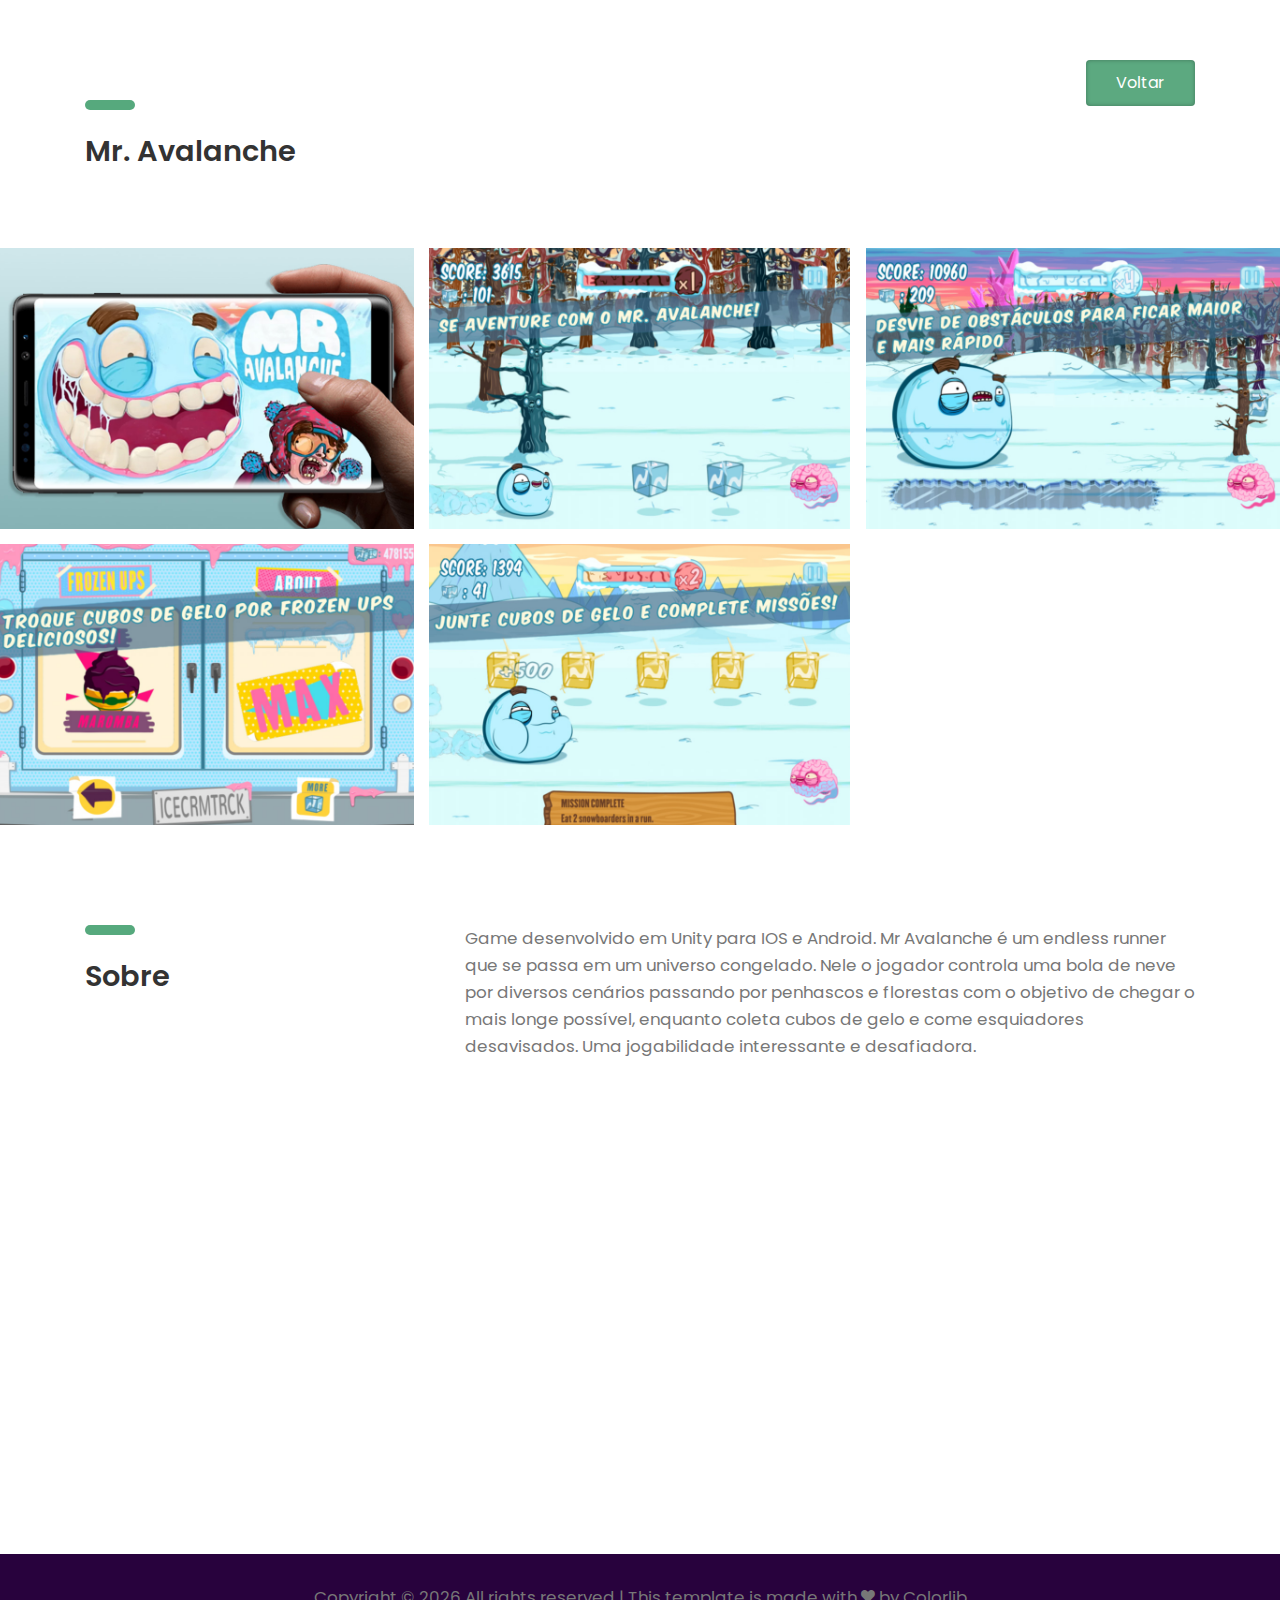
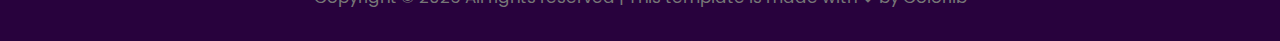
<file: projects/mr-avalanche/index.html>
<!DOCTYPE HTML>
<html lang="pt-BR">

<head>
    <!-- Global site tag (gtag.js) - Google Analytics -->
    <script async src="https://www.googletagmanager.com/gtag/js?id=UA-58065398-9"></script>
    <script>
        window.dataLayer = window.dataLayer || [];

        function gtag() {
            dataLayer.push(arguments);
        }
        gtag('js', new Date());

        gtag('config', 'UA-58065398-9');
    </script>
    <title>Mr. Avalanche - Sthuarty Gonzaga</title>
    <meta http-equiv="X-UA-Compatible" content="IE=edge">
    <meta name="viewport" content="width=device-width, initial-scale=1">
    <meta charset="UTF-8">


    <!-- Font -->

    <link href="https://fonts.googleapis.com/css?family=Poppins:400,500,600,700%7CAllura" rel="stylesheet">

    <!-- Stylesheets -->

    <link href="../../css/bootstrap.css" rel="stylesheet">

    <link href="../../css/ionicons.css" rel="stylesheet">

    <link href="../../css/fluidbox.min.css" rel="stylesheet">

    <link href="../../css/styles.css" rel="stylesheet">

    <link href="../../css/responsive.css" rel="stylesheet">

    <link rel="shortcut icon" href="../../images/favicon.ico" type="image/x-icon">
    <link rel="icon" href="../../images/favicon.ico" type="image/x-icon">
</head>

<body>

    <header>
        <div class="container">
            <a class="downlad-btn" href="../../index.html">Voltar</a>
        </div>
    </header>

    <section class="portfolio-section section">
        <div class="container">
            <div class="row">
                <div class="col-sm-4">
                    <div class="heading">
                        <h3><b>Mr. Avalanche</b></h3>
                    </div>
                </div>
            </div>
            <!-- row -->
        </div>
        <!-- container -->

        <div class="portfolioContainer">

            <div class="p-item">
                <a href="images/image-1.jpg" data-fluidbox>
                    <img src="images/image-1.jpg" alt=""></a>
            </div>
            <!-- p-item -->

            <div class="p-item">
                <a href="images/image-2.jpg" data-fluidbox>
                    <img src="images/image-2.jpg" alt=""></a>
            </div>
            <!-- p-item -->

            <div class="p-item">
                <a href="images/image-3.jpg" data-fluidbox>
                    <img src="images/image-3.jpg" alt=""></a>
            </div>
            <!-- p-item -->

            <div class="p-item">
                <a href="images/image-4.jpg" data-fluidbox>
                    <img src="images/image-4.jpg" alt=""></a>
            </div>
            <!-- p-item -->

            <div class="p-item graphic-design web-design">
                <a href="images/image-5.jpg" data-fluidbox>
                    <img src="images/image-5.jpg" alt=""></a>
            </div>
            <!-- p-item -->

        </div>
        <!-- portfolioContainer -->

    </section>
    <!-- portfolio-section -->


    <section class="about-section section">
        <div class="container">
            <div class="row">
                <div class="col-sm-4">
                    <div class="heading">
                        <h3><b>Sobre</b></h3>
                    </div>
                </div>
                <!-- col-sm-4 -->
                <div class="col-sm-8">
                    <p class="margin-b-50">Game desenvolvido em Unity para IOS e Android. Mr Avalanche é um endless runner que se passa em um universo congelado. Nele o jogador controla uma bola de neve por diversos cenários passando por penhascos e florestas com o objetivo
                        de chegar o mais longe possível, enquanto coleta cubos de gelo e come esquiadores desavisados. Uma jogabilidade interessante e desafiadora.</p>
                </div>
                <!-- col-sm-8 -->
            </div>
            <!-- row -->
            <div class="row">
                <div class="col-sm-12">
                    <iframe src="https://player.vimeo.com/video/100551028" frameborder="0" allow="autoplay; fullscreen" allowfullscreen class="video-class"></iframe>
                </div>
            </div>
        </div>
        <!-- container -->
    </section>



    </section>

    <footer>
        <p class="copyright purple-footer">
            Copyright &copy;
            <script>
                document.write(new Date().getFullYear());
            </script>
            All rights reserved | This template is made with
            <i class="ion-heart" aria-hidden="true"></i> by <a href="https://colorlib.com" target="_blank">Colorlib</a>
        </p>


    </footer>


    <!-- SCIPTS -->

    <script src="../../js/jquery-3.2.1.min.js"></script>

    <script src="../../js/tether.min.js"></script>

    <script src="../../js/bootstrap.js"></script>

    <script src="../../js/isotope.pkgd.min.js"></script>

    <script src="../../js/jquery.waypoints.min.js"></script>

    <script src="../../js/progressbar.min.js"></script>

    <script src="../../js/jquery.fluidbox.min.js"></script>

    <script src="../../js/scripts.js"></script>

</body>

</html>
</file>
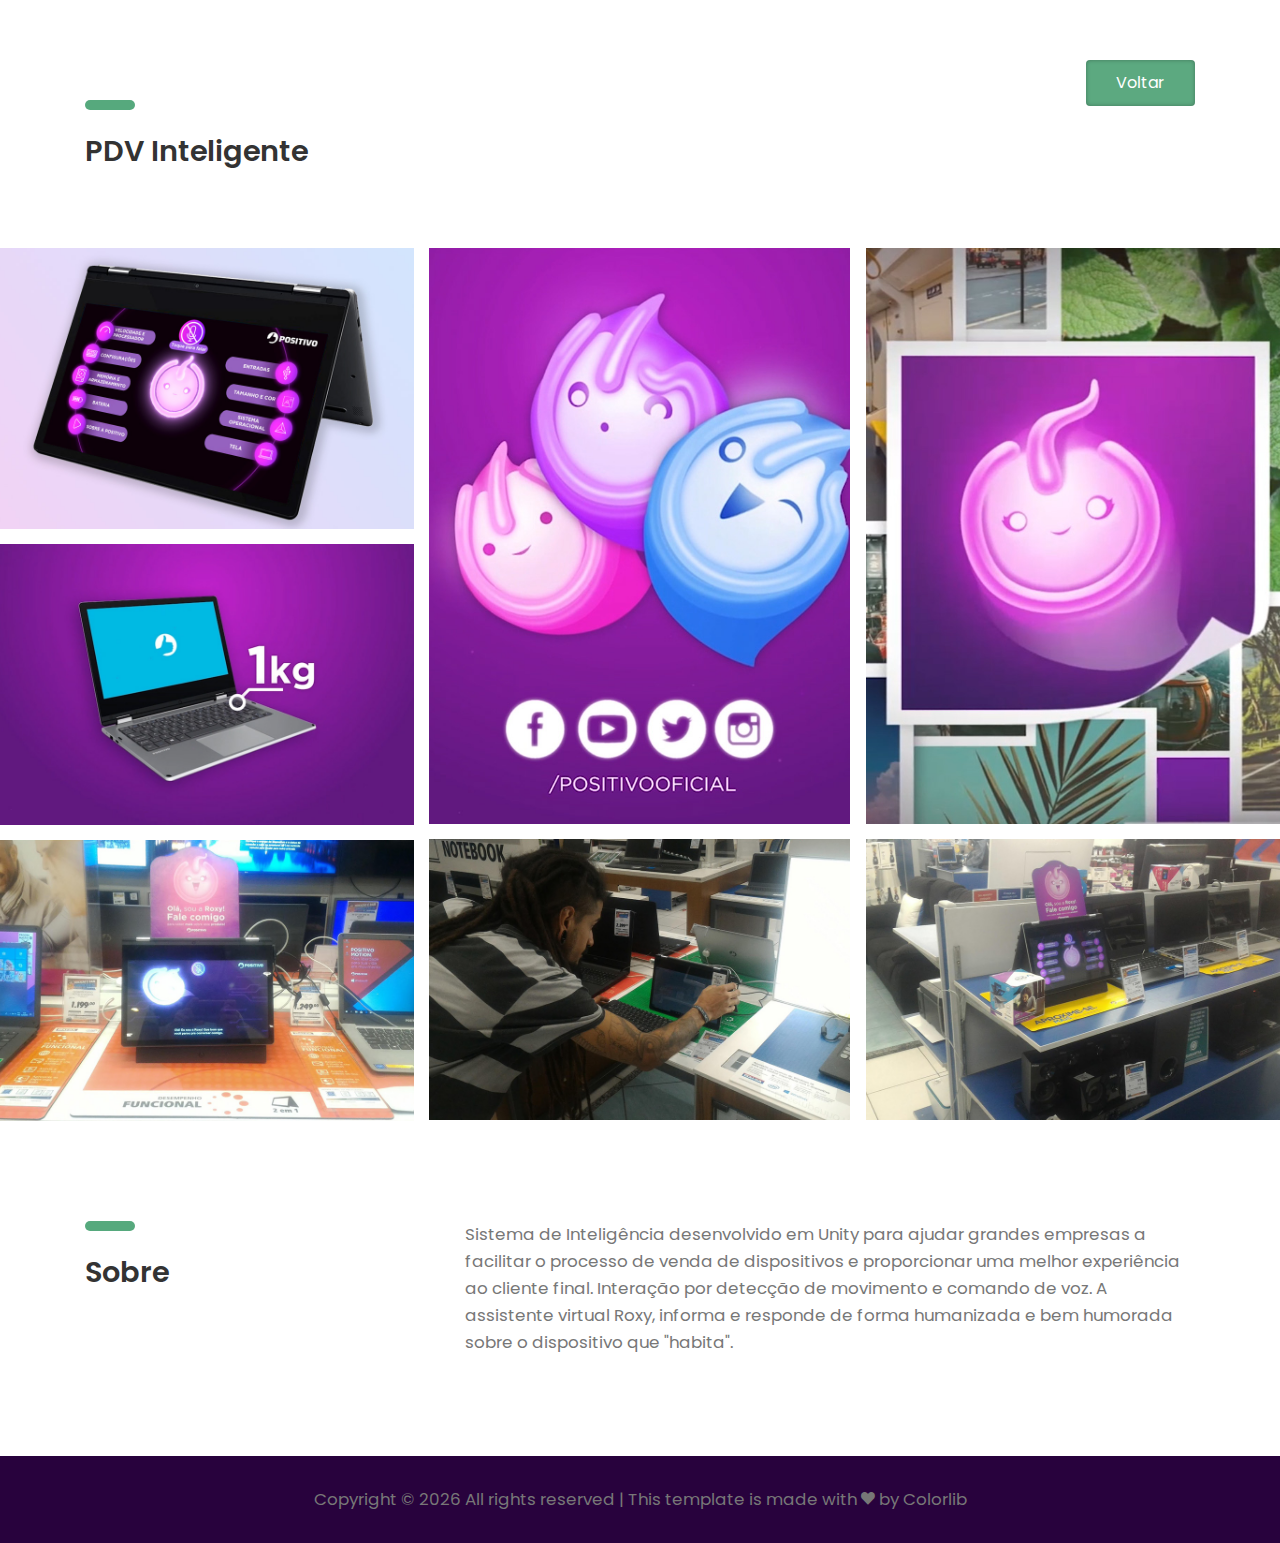
<file: projects/pdv-inteligente/index.html>
<!DOCTYPE HTML>
<html lang="pt-BR">

<head>
    <!-- Global site tag (gtag.js) - Google Analytics -->
    <script async src="https://www.googletagmanager.com/gtag/js?id=UA-58065398-9"></script>
    <script>
        window.dataLayer = window.dataLayer || [];

        function gtag() {
            dataLayer.push(arguments);
        }
        gtag('js', new Date());

        gtag('config', 'UA-58065398-9');
    </script>
    <title>PDV Inteligente - Sthuarty Gonzaga</title>
    <meta http-equiv="X-UA-Compatible" content="IE=edge">
    <meta name="viewport" content="width=device-width, initial-scale=1">
    <meta charset="UTF-8">


    <!-- Font -->

    <link href="https://fonts.googleapis.com/css?family=Poppins:400,500,600,700%7CAllura" rel="stylesheet">

    <!-- Stylesheets -->

    <link href="../../css/bootstrap.css" rel="stylesheet">

    <link href="../../css/ionicons.css" rel="stylesheet">

    <link href="../../css/fluidbox.min.css" rel="stylesheet">

    <link href="../../css/styles.css" rel="stylesheet">

    <link href="../../css/responsive.css" rel="stylesheet">

    <link rel="shortcut icon" href="../../images/favicon.ico" type="image/x-icon">
    <link rel="icon" href="../../images/favicon.ico" type="image/x-icon">

</head>

<body>

    <header>
        <div class="container">
            <a class="downlad-btn" href="../../index.html">Voltar</a>
        </div>
    </header>

    <section class="portfolio-section section">
        <div class="container">
            <div class="row">
                <div class="col-sm-4">
                    <div class="heading">
                        <h3><b>PDV Inteligente</b></h3>
                    </div>
                </div>
            </div>
            <!-- row -->
        </div>
        <!-- container -->

        <div class="portfolioContainer">

            <div class="p-item">
                <a href="images/image-1.jpg" data-fluidbox>
                    <img src="images/image-1.jpg" alt=""></a>
            </div>
            <!-- p-item -->

            <div class="p-item">
                <a href="images/image-2.jpg" data-fluidbox>
                    <img src="images/image-2.jpg" alt=""></a>
            </div>
            <!-- p-item -->

            <div class="p-item">
                <a href="images/image-3.jpg" data-fluidbox>
                    <img src="images/image-3.jpg" alt=""></a>
            </div>
            <!-- p-item -->

            <div class="p-item">
                <a href="images/image-4.jpg" data-fluidbox>
                    <img src="images/image-4.jpg" alt=""></a>
            </div>
            <!-- p-item -->

            <div class="p-item">
                <a href="images/image-5.jpg" data-fluidbox>
                    <img src="images/image-5.jpg" alt=""></a>
            </div>
            <!-- p-item -->

            <div class="p-item">
                <a href="images/image-6.jpg" data-fluidbox>
                    <img src="images/image-6.jpg" alt=""></a>
            </div>
            <!-- p-item -->

            <div class="p-item">
                <a href="images/image-7.jpg" data-fluidbox>
                    <img src="images/image-7.jpg" alt=""></a>
            </div>
            <!-- p-item -->

        </div>
        <!-- portfolioContainer -->

    </section>
    <!-- portfolio-section -->


    <section class="about-section section">
        <div class="container">
            <div class="row">
                <div class="col-sm-4">
                    <div class="heading">
                        <h3><b>Sobre</b></h3>
                    </div>
                </div>
                <!-- col-sm-4 -->
                <div class="col-sm-8">
                    <p class="margin-b-50">Sistema de Inteligência desenvolvido em Unity para ajudar grandes empresas a facilitar o processo de venda de dispositivos e proporcionar uma melhor experiência ao cliente final. Interação por detecção de movimento e comando de voz.
                        A assistente virtual Roxy, informa e responde de forma humanizada e bem humorada sobre o dispositivo que "habita".</p>
                </div>
                <!-- col-sm-8 -->
            </div>
            <!-- row -->
        </div>
        <!-- container -->
    </section>



    </section>

    <footer>
        <p class="copyright purple-footer">
            Copyright &copy;
            <script>
                document.write(new Date().getFullYear());
            </script>
            All rights reserved | This template is made with
            <i class="ion-heart" aria-hidden="true"></i> by <a href="https://colorlib.com" target="_blank">Colorlib</a>
        </p>


    </footer>


    <!-- SCIPTS -->

    <script src="../../js/jquery-3.2.1.min.js"></script>

    <script src="../../js/tether.min.js"></script>

    <script src="../../js/bootstrap.js"></script>

    <script src="../../js/isotope.pkgd.min.js"></script>

    <script src="../../js/jquery.waypoints.min.js"></script>

    <script src="../../js/progressbar.min.js"></script>

    <script src="../../js/jquery.fluidbox.min.js"></script>

    <script src="../../js/scripts.js"></script>

</body>

</html>
</file>
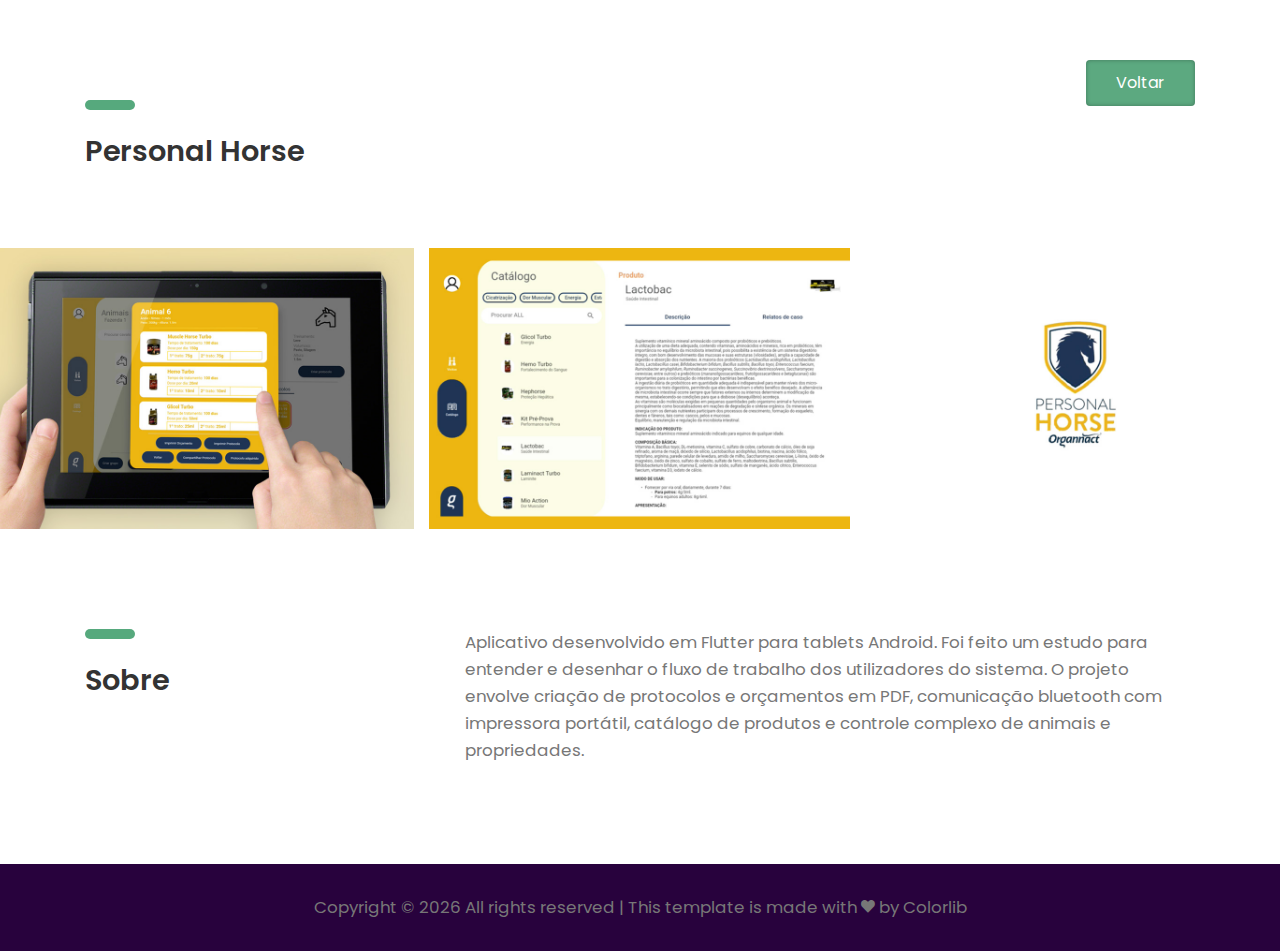
<file: projects/personal-horse/index.html>
<!DOCTYPE HTML>
<html lang="pt-BR">

<head>
    <!-- Global site tag (gtag.js) - Google Analytics -->
    <script async src="https://www.googletagmanager.com/gtag/js?id=UA-58065398-9"></script>
    <script>
        window.dataLayer = window.dataLayer || [];

        function gtag() {
            dataLayer.push(arguments);
        }
        gtag('js', new Date());

        gtag('config', 'UA-58065398-9');
    </script>
    <title>Personal Horse - Sthuarty Gonzaga</title>
    <meta http-equiv="X-UA-Compatible" content="IE=edge">
    <meta name="viewport" content="width=device-width, initial-scale=1">
    <meta charset="UTF-8">


    <!-- Font -->

    <link href="https://fonts.googleapis.com/css?family=Poppins:400,500,600,700%7CAllura" rel="stylesheet">

    <!-- Stylesheets -->

    <link href="../../css/bootstrap.css" rel="stylesheet">

    <link href="../../css/ionicons.css" rel="stylesheet">

    <link href="../../css/fluidbox.min.css" rel="stylesheet">

    <link href="../../css/styles.css" rel="stylesheet">

    <link href="../../css/responsive.css" rel="stylesheet">

    <link rel="shortcut icon" href="../../images/favicon.ico" type="image/x-icon">
    <link rel="icon" href="../../images/favicon.ico" type="image/x-icon">
</head>

<body>

    <header>
        <div class="container">
            <a class="downlad-btn" href="../../index.html">Voltar</a>
        </div>
    </header>

    <section class="portfolio-section section">
        <div class="container">
            <div class="row">
                <div class="col-sm-4">
                    <div class="heading">
                        <h3><b>Personal Horse</b></h3>
                    </div>
                </div>
            </div>
            <!-- row -->
        </div>
        <!-- container -->

        <div class="portfolioContainer">

            <div class="p-item">
                <a href="images/image-1.jpg" data-fluidbox>
                    <img src="images/image-1.jpg" alt=""></a>
            </div>
            <!-- p-item -->

            <div class="p-item">
                <a href="images/image-2.jpg" data-fluidbox>
                    <img src="images/image-2.jpg" alt=""></a>
            </div>
            <!-- p-item -->

            <div class="p-item">
                <a href="images/image-3.jpg" data-fluidbox>
                    <img src="images/image-3.jpg" alt=""></a>
            </div>
            <!-- p-item -->

        </div>
        <!-- portfolioContainer -->

    </section>
    <!-- portfolio-section -->


    <section class="about-section section">
        <div class="container">
            <div class="row">
                <div class="col-sm-4">
                    <div class="heading">
                        <h3><b>Sobre</b></h3>
                    </div>
                </div>
                <!-- col-sm-4 -->
                <div class="col-sm-8">
                    <p class="margin-b-50">Aplicativo desenvolvido em Flutter para tablets Android. Foi feito um estudo para entender e desenhar o fluxo de trabalho dos utilizadores do sistema. O projeto envolve criação de protocolos e orçamentos em PDF, comunicação bluetooth
                        com impressora portátil, catálogo de produtos e controle complexo de animais e propriedades.</p>
                </div>
                <!-- col-sm-8 -->
            </div>
            <!-- row -->
        </div>
        <!-- container -->
    </section>



    </section>

    <footer>
        <p class="copyright purple-footer">
            Copyright &copy;
            <script>
                document.write(new Date().getFullYear());
            </script>
            All rights reserved | This template is made with
            <i class="ion-heart" aria-hidden="true"></i> by <a href="https://colorlib.com" target="_blank">Colorlib</a>
        </p>


    </footer>


    <!-- SCIPTS -->

    <script src="../../js/jquery-3.2.1.min.js"></script>

    <script src="../../js/tether.min.js"></script>

    <script src="../../js/bootstrap.js"></script>

    <script src="../../js/isotope.pkgd.min.js"></script>

    <script src="../../js/jquery.waypoints.min.js"></script>

    <script src="../../js/progressbar.min.js"></script>

    <script src="../../js/jquery.fluidbox.min.js"></script>

    <script src="../../js/scripts.js"></script>

</body>

</html>
</file>
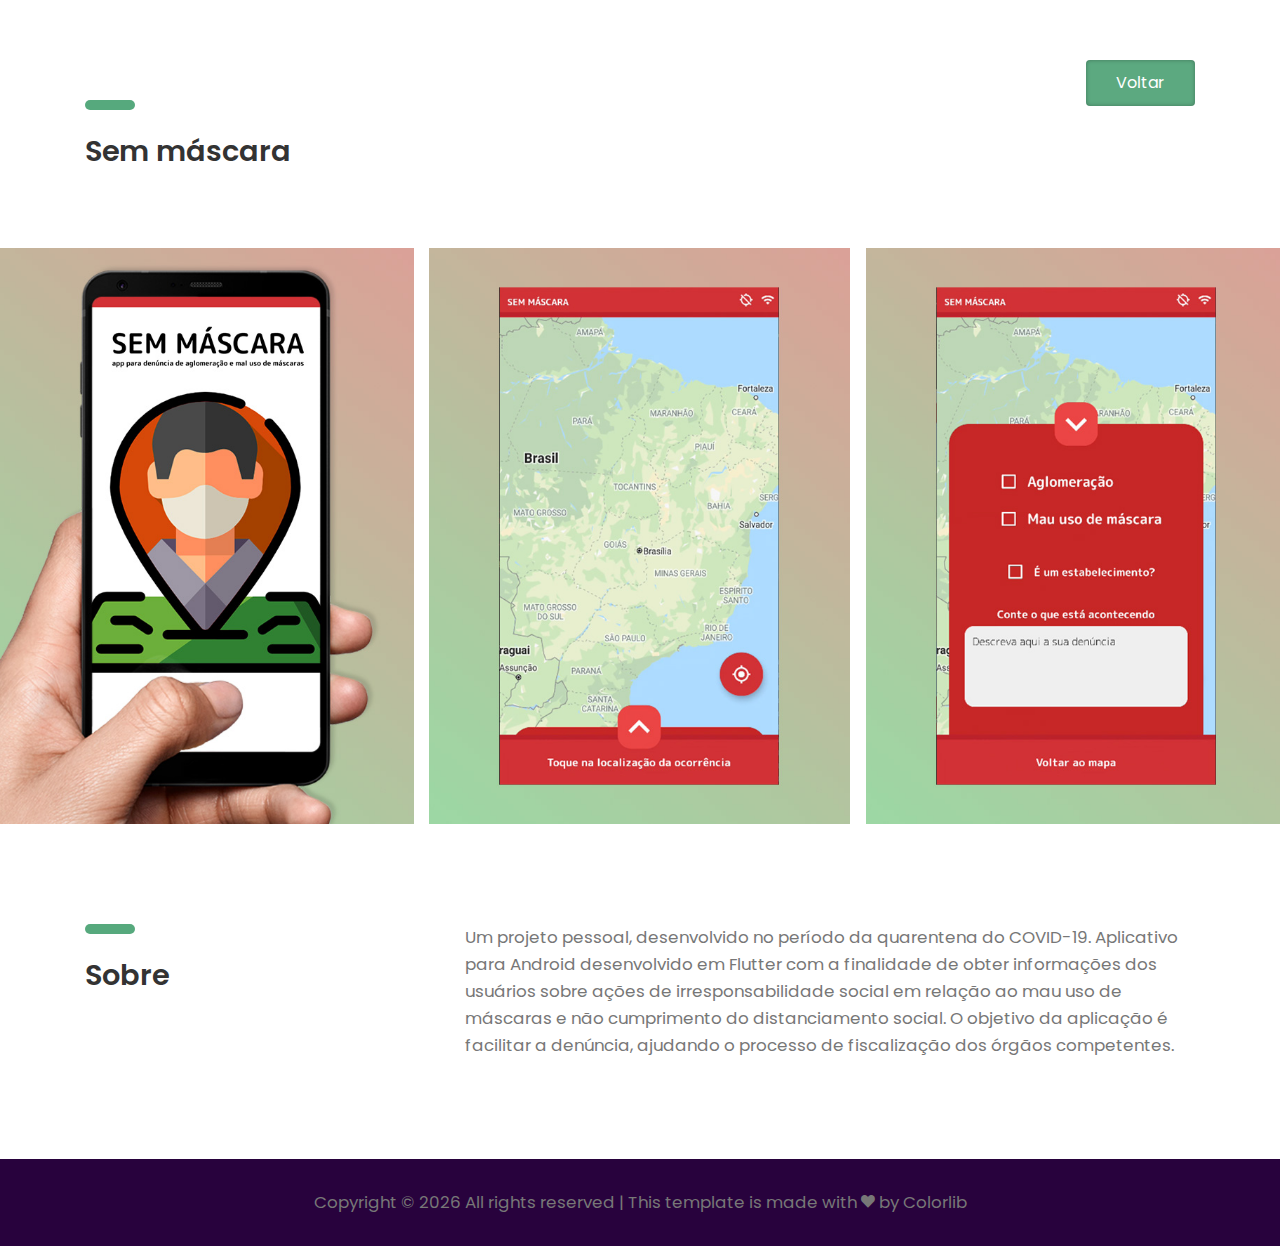
<file: projects/sem-mascara/index.html>
<!DOCTYPE HTML>
<html lang="pt-BR">

<head>
    <!-- Global site tag (gtag.js) - Google Analytics -->
    <script async src="https://www.googletagmanager.com/gtag/js?id=UA-58065398-9"></script>
    <script>
        window.dataLayer = window.dataLayer || [];

        function gtag() {
            dataLayer.push(arguments);
        }
        gtag('js', new Date());

        gtag('config', 'UA-58065398-9');
    </script>
    <title>Sem máscara - Sthuarty Gonzaga</title>
    <meta http-equiv="X-UA-Compatible" content="IE=edge">
    <meta name="viewport" content="width=device-width, initial-scale=1">
    <meta charset="UTF-8">


    <!-- Font -->

    <link href="https://fonts.googleapis.com/css?family=Poppins:400,500,600,700%7CAllura" rel="stylesheet">

    <!-- Stylesheets -->

    <link href="../../css/bootstrap.css" rel="stylesheet">

    <link href="../../css/ionicons.css" rel="stylesheet">

    <link href="../../css/fluidbox.min.css" rel="stylesheet">

    <link href="../../css/styles.css" rel="stylesheet">

    <link href="../../css/responsive.css" rel="stylesheet">

    <link rel="shortcut icon" href="../../images/favicon.ico" type="image/x-icon">
    <link rel="icon" href="../../images/favicon.ico" type="image/x-icon">
</head>

<body>

    <header>
        <div class="container">
            <a class="downlad-btn" href="../../index.html">Voltar</a>
        </div>
    </header>

    <section class="portfolio-section section">
        <div class="container">
            <div class="row">
                <div class="col-sm-4">
                    <div class="heading">
                        <h3><b>Sem máscara</b></h3>
                    </div>
                </div>
            </div>
            <!-- row -->
        </div>
        <!-- container -->

        <div class="portfolioContainer">

            <div class="p-item">
                <a href="images/image-1.jpg" data-fluidbox>
                    <img src="images/image-1.jpg" alt=""></a>
            </div>
            <!-- p-item -->

            <div class="p-item">
                <a href="images/image-2.jpg" data-fluidbox>
                    <img src="images/image-2.jpg" alt=""></a>
            </div>
            <!-- p-item -->

            <div class="p-item">
                <a href="images/image-3.jpg" data-fluidbox>
                    <img src="images/image-3.jpg" alt=""></a>
            </div>
            <!-- p-item -->

        </div>
        <!-- portfolioContainer -->

    </section>
    <!-- portfolio-section -->


    <section class="about-section section">
        <div class="container">
            <div class="row">
                <div class="col-sm-4">
                    <div class="heading">
                        <h3><b>Sobre</b></h3>
                    </div>
                </div>
                <!-- col-sm-4 -->
                <div class="col-sm-8">
                    <p class="margin-b-50">Um projeto pessoal, desenvolvido no período da quarentena do COVID-19. Aplicativo para Android desenvolvido em Flutter com a finalidade de obter informações dos usuários sobre ações de irresponsabilidade social em relação ao mau uso
                        de máscaras e não cumprimento do distanciamento social. O objetivo da aplicação é facilitar a denúncia, ajudando o processo de fiscalização dos órgãos competentes.</p>
                </div>
                <!-- col-sm-8 -->
            </div>
            <!-- row -->
        </div>
        <!-- container -->
    </section>



    </section>

    <footer>
        <p class="copyright purple-footer">
            Copyright &copy;
            <script>
                document.write(new Date().getFullYear());
            </script>
            All rights reserved | This template is made with
            <i class="ion-heart" aria-hidden="true"></i> by <a href="https://colorlib.com" target="_blank">Colorlib</a>
        </p>


    </footer>


    <!-- SCIPTS -->

    <script src="../../js/jquery-3.2.1.min.js"></script>

    <script src="../../js/tether.min.js"></script>

    <script src="../../js/bootstrap.js"></script>

    <script src="../../js/isotope.pkgd.min.js"></script>

    <script src="../../js/jquery.waypoints.min.js"></script>

    <script src="../../js/progressbar.min.js"></script>

    <script src="../../js/jquery.fluidbox.min.js"></script>

    <script src="../../js/scripts.js"></script>

</body>

</html>
</file>
<file: css/styles.css>
/*
====================================================

* 	[Master Stylesheet]
	
	Theme Name :  
	Version    :  
	Author     :  
	Author URI :  

====================================================

	TOC
	
	1. PRIMARY STYLES
	2. COMMONS FOR PAGE DESIGN
	3. HEADER
	4. INTRO SECTION
	5. PORFOLIO SECTION
	6. ABOUT SECTION
	7. EXPERIENCE SECTION
	8. EDUCATION SECTION
	9. COUNTER SECTION
	10. FOOTER

====================================================


/* ---------------------------------
1. PRIMARY STYLES
--------------------------------- */

html {
    font-size: 100%;
    height: 100%;
    overflow-x: hidden;
    margin: 0px;
    padding: 0px;
    touch-action: manipulation;
}

body {
    font-size: 16px;
    font-family: 'Poppins', serif;
    width: 100%;
    height: 100%;
    margin: 0;
    font-weight: 400;
    -webkit-font-smoothing: antialiased;
    -moz-osx-font-smoothing: grayscale;
    word-wrap: break-word;
    color: #333;
}

h1,
h2,
h3,
h4,
h5,
h6,
p,
a,
ul,
span,
li,
img,
inpot,
button {
    margin: 0;
    padding: 0;
}

h1,
h2,
h3,
h4,
h5,
h6 {
    line-height: 1.5;
    font-weight: inherit;
}

h1,
h2,
h3 {
    font-family: 'Poppins', cursive;
}

p {
    line-height: 1.6;
    font-size: 1.05em;
    font-weight: 400;
    color: #777;
}

h1 {
    font-size: 4em;
    line-height: 1;
}

h2 {
    font-size: 2.2em;
    line-height: 1.1;
}

h3 {
    font-size: 1.8em;
}

h4 {
    font-size: 1.3em;
}

h5 {
    font-size: 1em;
}

h6 {
    font-size: .9em;
    letter-spacing: 1px;
}

a,
button {
    display: inline-block;
    text-decoration: none;
    color: inherit;
    line-height: 1;
    -webkit-transition: all .25s ease-in-out;
    transition: all .25s ease-in-out;
}

a:focus,
a:active,
a:hover,
button:focus,
button:active,
button:hover,
a b.light-color:hover {
    text-decoration: none;
    color: #56a97d;
}

b {
    font-weight: 600;
}

img {
    width: 100%;
}

li {
    list-style: none;
    display: inline-block;
}

span {
    display: inline-block;
}

button {
    outline: 0;
    border: 0;
    background: none;
    cursor: pointer;
}

.icon {
    font-size: 1.1em;
    display: inline-block;
    line-height: inherit;
}

[class^="icon-"]:before,
[class*=" icon-"]:before {
    line-height: inherit;
}

b.max-bold {
    font-weight: 700;
}


/* ---------------------------------
2. COMMONS FOR PAGE DESIGN
--------------------------------- */

.section {
    padding: 100px 0 50px;
}

.section .heading {
    margin-bottom: 60px;
}

.section .heading:before {
    content: '';
    height: 10px;
    width: 50px;
    border-radius: 5px;
    margin-bottom: 20px;
    display: block;
    background: #56a97d;
}

.margin-t-10 {
    margin-top: 10px;
}

.margin-b-30 {
    margin-bottom: 30px;
}

.margin-b-50 {
    margin-bottom: 50px;
}

.margin-tb-30 {
    margin-top: 30px;
    margin-bottom: 30px;
}

.font-yellow {
    color: #569d77;
}

.font-semi-white {
    color: #ddd;
}

.font-lite-black {
    color: #999;
}


/* ---------------------------------
3. HEADER
--------------------------------- */

header {
    position: absolute;
    top: 30px;
    left: 0;
    right: 0;
    z-index: 100;
}

header .heading-wrapper {
    border-radius: 5px;
    padding: 30px 40px 20px;
    background: #5ca980;
    color: #fff;
}

header .info {
    margin-bottom: 10px;
}

header .info .icon {
    float: left;
    font-size: 30px;
}

header .info .right-area {
    margin-left: 45px;
}

header h5 {
    line-height: 2.5!important;
}

header .downlad-btn {
    padding: 15px 30px;
    border-radius: 4px;
    float: right;
    margin-top: 30px;
    box-shadow: inset 0 0px 4px rgba(0, 0, 0, .3);
    background: #5ca980;
    color: #fff;
    -webkit-transition: all .2s ease;
    transition: all .2s ease;
    margin-left: 10px;
}

header .downlad-btn:hover {
    -webkit-transform: translateY(-4px);
    transform: translateY(-4px);
}


/* ---------------------------------
4. INTRO SECTION
--------------------------------- */

.intro-section {
    padding-top: 200px;
    position: relative;
    background-size: cover;
    z-index: 1;
    background-image: url(../images/cover.jpg);
}

.intro-section:before {
    content: '';
    z-index: -1;
    position: absolute;
    top: 0;
    bottom: 0;
    left: 0;
    right: 0;
    background: rgba(0, 0, 0, .2);
}

.intro-section:after {
    content: '';
    position: absolute;
    bottom: 0;
    left: 0;
    right: 0;
    height: 150px;
    z-index: -1;
    background: #fff;
}

.intro {
    padding: 0 20px;
    margin-top: 100px;
    text-align: center;
    background: #fff;
}

.intro .profile-img {
    height: 200px;
    width: 200px;
    border-radius: 100px;
    margin: 0 auto;
    overflow: hidden;
    position: relative;
    top: -100px;
    margin-bottom: -70px;
}

.intro .information>li {
    display: block;
    margin: 5px 0;
}

.intro .social-icons>li>a {
    height: 35px;
    line-height: 35px;
    width: 35px;
    border-radius: 20px;
    overflow: hidden;
    z-index: 1;
    position: relative;
    margin: 0 5px 5px;
    background: #887392;
    color: #fff;
}

.intro .social-icons>li>a:after {
    content: '';
    position: absolute;
    bottom: 0;
    left: 0;
    right: 0;
    top: 0;
    z-index: -1;
    border-radius: 20px;
    background: #56a97d;
    -webkit-transition: all .2s ease;
    transition: all .2s ease;
    -webkit-transform: scale(0);
    transform: scale(0);
}

.intro .social-icons>li>a:hover:after {
    -webkit-transform: scale(1);
    transform: scale(1);
}


/* ---------------------------------
5. PORFOLIO SECTION
--------------------------------- */

.portfolio-section {
    padding-bottom: 0;
}

.portfolio-section .portfolioFilter {
    margin-top: 60px;
    color: #666;
}

.portfolio-section .portfolioFilter a {
    margin: 10px 10px 0 0;
}

.portfolio-section .portfolioFilter a.current {
    color: #56a97d;
}

.portfolio-section .portfolioContainer {
    margin-left: -15px;
    margin-right: -15px;
}

.portfolio-section .p-item {
    width: 33.333%;
    padding: 0 7.5px 0px;
    margin-top: 15px;
}

.portfolio-section .p-item-big {
    width: 66.666%;
    padding: 0 7.5px 0px;
    margin-top: 15px;
}

.portfolio-section .p-item a {
    display: inline;
}

.portfolio-section .p-item.p-item-2 .img:first-child {
    float: left;
    width: 50%;
    padding-right: 7.5px;
}

.portfolio-section .p-item.p-item-2 .img:last-child {
    float: right;
    width: 50%;
    padding-left: 7.5px;
}


/* ---------------------------------
6. ABOUT SECTION
--------------------------------- */

.radial-progress {
    position: relative;
    max-width: 200px;
    margin: 0 auto;
}

.radial-progress .progressbar-text {
    font-size: 2.2em;
    font-weight: 500;
    padding-bottom: 25px!important;
    color: #333!important;
}

.radial-progress .progressbar-text:after {
    content: '%';
}

.radial-progress .progress-title {
    position: absolute;
    top: 50%;
    left: 50%;
    width: 100%;
    letter-spacing: 0;
    text-align: center;
    transform: translate(-50%, 15px);
    color: #777;
}


/* ---------------------------------
7. EXPERIENCE SECTION
--------------------------------- */

.experience-section {
    background: #28023D;
    color: #fff;
}

.experience .list>li {
    display: block;
    position: relative;
    margin-bottom: 10px;
    padding-left: 20px;
}

.experience .list>li:before {
    content: '';
    position: absolute;
    top: 50%;
    left: 0;
    height: 10px;
    width: 10px;
    margin-top: -5px;
    display: block;
    border-radius: 10px;
    border: 2px solid #fff;
}


/* ---------------------------------
8. EDUCATION SECTION
--------------------------------- */

.education-wrapper {
    position: relative;
}

.education-wrapper:after {
    content: '';
    position: absolute;
    top: 8px;
    bottom: 0;
    left: -51px;
    width: 2px;
    background: #ccc;
}

.education-wrapper .education {
    position: relative;
}

.education-wrapper .education:after {
    content: '';
    position: absolute;
    top: 8px;
    left: -58px;
    width: 16px;
    height: 16px;
    border-radius: 10px;
    z-index: 1;
    box-shadow: 0 0 0 8px rgba(93, 160, 124, .4);
    background: #5da07c;
}


/* ---------------------------------
9. COUNTER SECTION
--------------------------------- */

.counter-section {
    position: relative;
    padding: 100px 0 70px;
    background-size: cover;
    z-index: 1;
    background-image: url(../../images/slider-2-1920x600.jpg);
    color: #fff;
}

.counter-section:after {
    content: '';
    z-index: -1;
    position: absolute;
    top: 0;
    bottom: 0;
    left: 0;
    right: 0;
    background: rgba(0, 0, 0, .2);
}

.counter {
    position: relative;
}

.counter .title {
    text-align: right;
    margin-right: 130px;
}

.counter .desc {
    position: absolute;
    bottom: 4px;
    right: 0px;
    width: 110px;
}


/* RADIAL PREOGRESS SECTION */

.radial-progress {
    position: relative;
    max-width: 200px;
    margin: 0 auto;
}

.radial-progress .progressbar-text {
    font-size: 2.2em;
    font-weight: 500;
    padding-bottom: 25px!important;
    color: #333!important;
}

.radial-progress .progressbar-text:after {
    content: '%';
}

.radial-progress .progress-title {
    position: absolute;
    top: 50%;
    left: 50%;
    width: 100%;
    letter-spacing: 0;
    text-align: center;
    transform: translate(-50%, 15px);
    color: #777;
}


/* ---------------------------------
10. FOOTER
--------------------------------- */

.copyright {
    text-align: center;
    padding: 30px 0;
    background: #fff;
}

.purple-footer {
    background: #28023D !important;
}


/* ---------------------------------
 VIDEO
--------------------------------- */

.video-class {
    margin: 0 auto;
    display: block;
    width: 700px;
    height: 394px;
}
</file>
<file: css/responsive.css>
/* Screens Resolution : 992px
-------------------------------------------------------------------------- */

@media only screen and (max-width: 1200px) {
    /* ---------------------------------
	9. COUNTER SECTION
	--------------------------------- */
    .counter-section {
        text-align: center;
        padding: 50px 0 20px;
    }
    .counter {
        display: inline-block;
    }
    .counter .desc {
        text-align: left;
    }
}


/* Screens Resolution : 992px
-------------------------------------------------------------------------- */

@media only screen and (max-width: 992px) {
    /* ---------------------------------
	4. INTRO SECTION
	--------------------------------- */
    .intro-section {
        padding-top: 250px;
    }
}


/* Screens Resolution : 767px
-------------------------------------------------------------------------- */

@media only screen and (max-width: 767px) {
    /* ---------------------------------
	1. PRIMARY STYLES
	--------------------------------- */
    p {
        line-height: 1.4;
    }
    h1 {
        font-size: 3em;
    }
    h2 {
        font-size: 2em;
    }
    h3 {
        font-size: 1.8em;
    }
    /* ---------------------------------
	2. COMMONS FOR PAGE DESIGN
	--------------------------------- */
    .section {
        padding: 50px 0 0px;
    }
    .section .heading {
        margin-bottom: 30px;
    }
    /* ---------------------------------
	4. INTRO SECTION
	--------------------------------- */
    .intro-section {
        padding-top: 350px;
    }
    /* ---------------------------------
	5. PORFOLIO SECTION
	--------------------------------- */
    .portfolio-section {
        padding-bottom: 0;
    }
    .portfolio-section .portfolioFilter {
        margin: 0px 0 10px;
    }
    .portfolio-section .portfolioContainer {
        margin-left: 0;
        margin-right: 0;
    }
    .portfolio-section .p-item {
        width: 50%;
        padding: 0 15px 0px;
    }
    .portfolio-section .p-item {
        max-width: 400px;
    }
    .p-item-big {
        width: 100%!important;
    }
    /* ---------------------------------
	8. EDUCATION SECTION
	--------------------------------- */
    .education-wrapper:after,
    .education-wrapper .education:after {
        display: none;
    }
    /* ---------------------------------
	VIDEO
    --------------------------------- */
    .video-class {
        width: 540px;
        height: 304px;
    }
}


/* Screens Resolution : 575px
-------------------------------------------------------------------------- */

@media only screen and (max-width: 575px) {
    /* ---------------------------------
	1. PRIMARY STYLES
	--------------------------------- */
    body {
        font-size: 14px;
    }
    /* ---------------------------------
	5. PORFOLIO SECTION
	--------------------------------- */
    .portfolio-section .p-item {
        width: 100%;
    }
    /* ---------------------------------
	VIDEO
    --------------------------------- */
    .video-class {
        width: 460px;
        height: 259px;
    }
}


/* Screens Resolution : 479px
-------------------------------------------------------------------------- */

@media only screen and (max-width: 479px) {
    /* ---------------------------------
	VIDEO
    --------------------------------- */
    .video-class {
        width: 340px;
        height: 191px;
    }
}


/* Screens Resolution : 359px
-------------------------------------------------------------------------- */

@media only screen and (max-width: 359px) {
    /* ---------------------------------
	3. HEADER
	--------------------------------- */
    header .heading-wrapper {
        padding: 30px 20px 20px;
    }
    header .info .icon {
        font-size: 25px;
    }
    header .info .right-area {
        margin-left: 35px;
    }
    /* ---------------------------------
	VIDEO
    --------------------------------- */
    .video-class {
        width: 275px;
        height: 155px;
    }
}


/* Screens Resolution : 290px
-------------------------------------------------------------------------- */

@media only screen and (max-width: 290px) {}


/* Screens Resolution : 290px
-------------------------------------------------------------------------- */

@media only screen and (max-width: 260px) {
    /* ---------------------------------
	3. HEADER
	--------------------------------- */
    header .heading-wrapper {
        padding: 10px 15px 0px;
    }
    header .info .icon {
        font-size: 15px;
    }
    header .info .right-area {
        margin-left: 20px;
    }
    /* ---------------------------------
	4. INTRO SECTION
	--------------------------------- */
    .intro .profile-img {
        width: 80%;
        height: auto;
        top: 0;
        margin-bottom: 10px;
    }
    .intro {
        padding: 20px 10px 0;
        margin-right: -15px;
        margin-left: -15px;
    }
}
</file>
<file: css/fluidbox.min.css>
@-webkit-keyframes a{0%{-webkit-transform:translate(-50%,-50%) rotateX(0) rotateY(0);transform:translate(-50%,-50%) rotateX(0) rotateY(0)}50%{-webkit-transform:translate(-50%,-50%) rotateX(-180deg) rotateY(0);transform:translate(-50%,-50%) rotateX(-180deg) rotateY(0)}to{-webkit-transform:translate(-50%,-50%) rotateX(-180deg) rotateY(-180deg);transform:translate(-50%,-50%) rotateX(-180deg) rotateY(-180deg)}}@keyframes a{0%{-webkit-transform:translate(-50%,-50%) rotateX(0) rotateY(0);transform:translate(-50%,-50%) rotateX(0) rotateY(0)}50%{-webkit-transform:translate(-50%,-50%) rotateX(-180deg) rotateY(0);transform:translate(-50%,-50%) rotateX(-180deg) rotateY(0)}to{-webkit-transform:translate(-50%,-50%) rotateX(-180deg) rotateY(-180deg);transform:translate(-50%,-50%) rotateX(-180deg) rotateY(-180deg)}}.fluidbox{outline:none}.fluidbox__overlay{background-color:hsla(0,0%,100%,.85);cursor:pointer;cursor:zoom-out;opacity:0;pointer-events:none;position:fixed;top:-100%;left:0;bottom:-100%;right:0;-webkit-transition:all .5s ease-in-out;transition:all .5s ease-in-out}.fluidbox--opened .fluidbox__overlay{pointer-events:auto}.fluidbox__wrap{background-position:center center;background-size:cover;margin:0 auto;position:relative;-webkit-transition:all .5s ease-in-out;transition:all .5s ease-in-out}.fluidbox--closed .fluidbox__thumb,.fluidbox__thumb{-webkit-transition:opacity 0s ease-in-out 0s;transition:opacity 0s ease-in-out 0s}.fluidbox__ghost{background-size:100% 100%;background-position:center center;background-repeat:no-repeat;position:absolute;-webkit-transition:opacity 0s 0s,-webkit-transform .5s 0s;transition:opacity 0s 0s,-webkit-transform .5s 0s;transition:opacity 0s 0s,transform .5s 0s;transition:opacity 0s 0s,transform .5s 0s,-webkit-transform .5s 0s}.fluidbox--opened .fluidbox__ghost{cursor:pointer;cursor:zoom-out}.fluidbox--closed .fluidbox__ghost{-webkit-transition:opacity 0s .5s,-webkit-transform .5s 0s;transition:opacity 0s .5s,-webkit-transform .5s 0s;transition:opacity 0s .5s,transform .5s 0s;transition:opacity 0s .5s,transform .5s 0s,-webkit-transform .5s 0s}.fluidbox__loader{opacity:0;-webkit-perspective:200px;perspective:200px;pointer-events:none;position:absolute;top:0;left:0;bottom:0;right:0}.fluidbox__loader:before{background-color:hsla(0,0%,100%,.85);content:'';-webkit-transform-style:preserve-3d;transform-style:preserve-3d;position:absolute;top:50%;left:50%;width:20%;padding-bottom:20%;-webkit-transform:translate(-50%,-50%);transform:translate(-50%,-50%);-webkit-transition-property:-webkit-transform;transition-property:-webkit-transform;transition-property:transform;transition-property:transform,-webkit-transform;-webkit-transition-duration:.5s;transition-duration:.5s;-webkit-transition-delay:0s;transition-delay:0s}.fluidbox--loading .fluidbox__loader{opacity:1;-webkit-transition:opacity .5s ease-in-out .5s;transition:opacity .5s ease-in-out .5s}.fluidbox--loading .fluidbox__loader:before{-webkit-animation:a 1s 0s infinite ease-in-out forwards;animation:a 1s 0s infinite ease-in-out forwards}
/*# sourceMappingURL=fluidbox.min.css.map */
</file>
